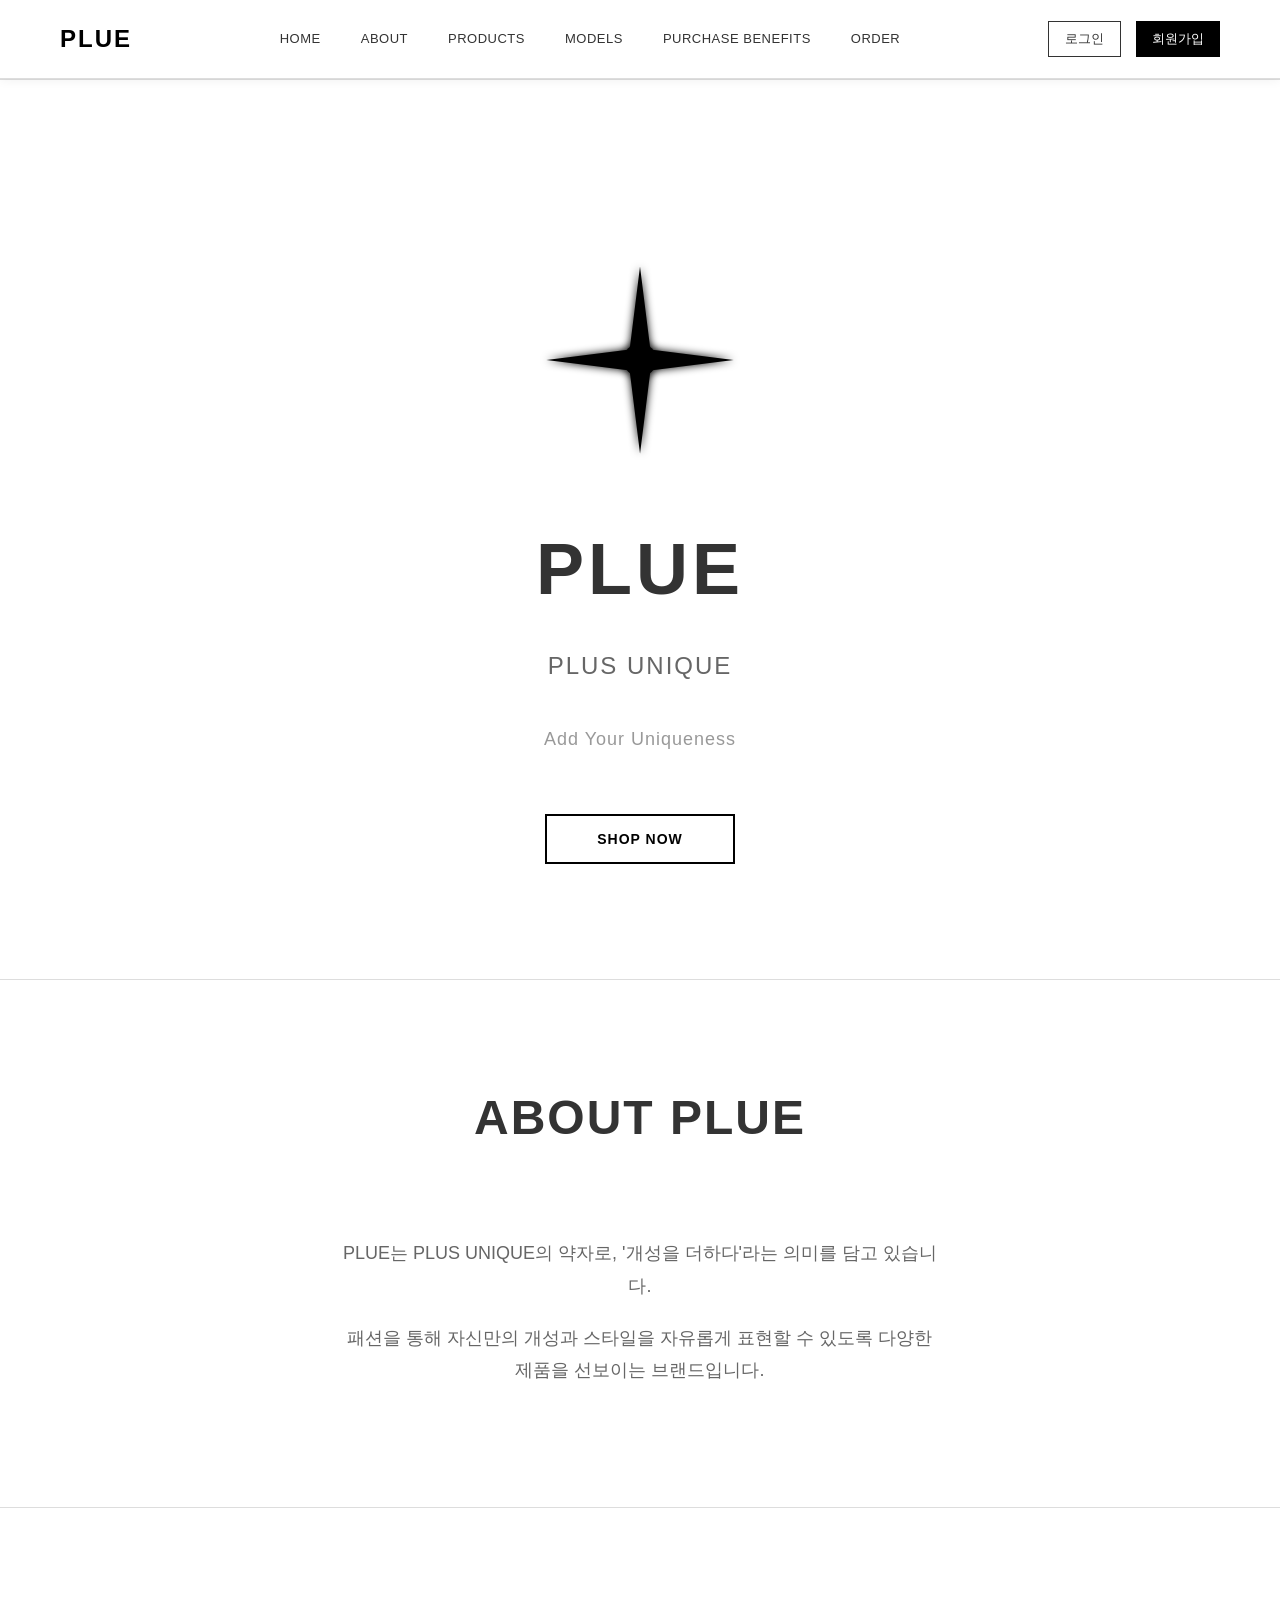
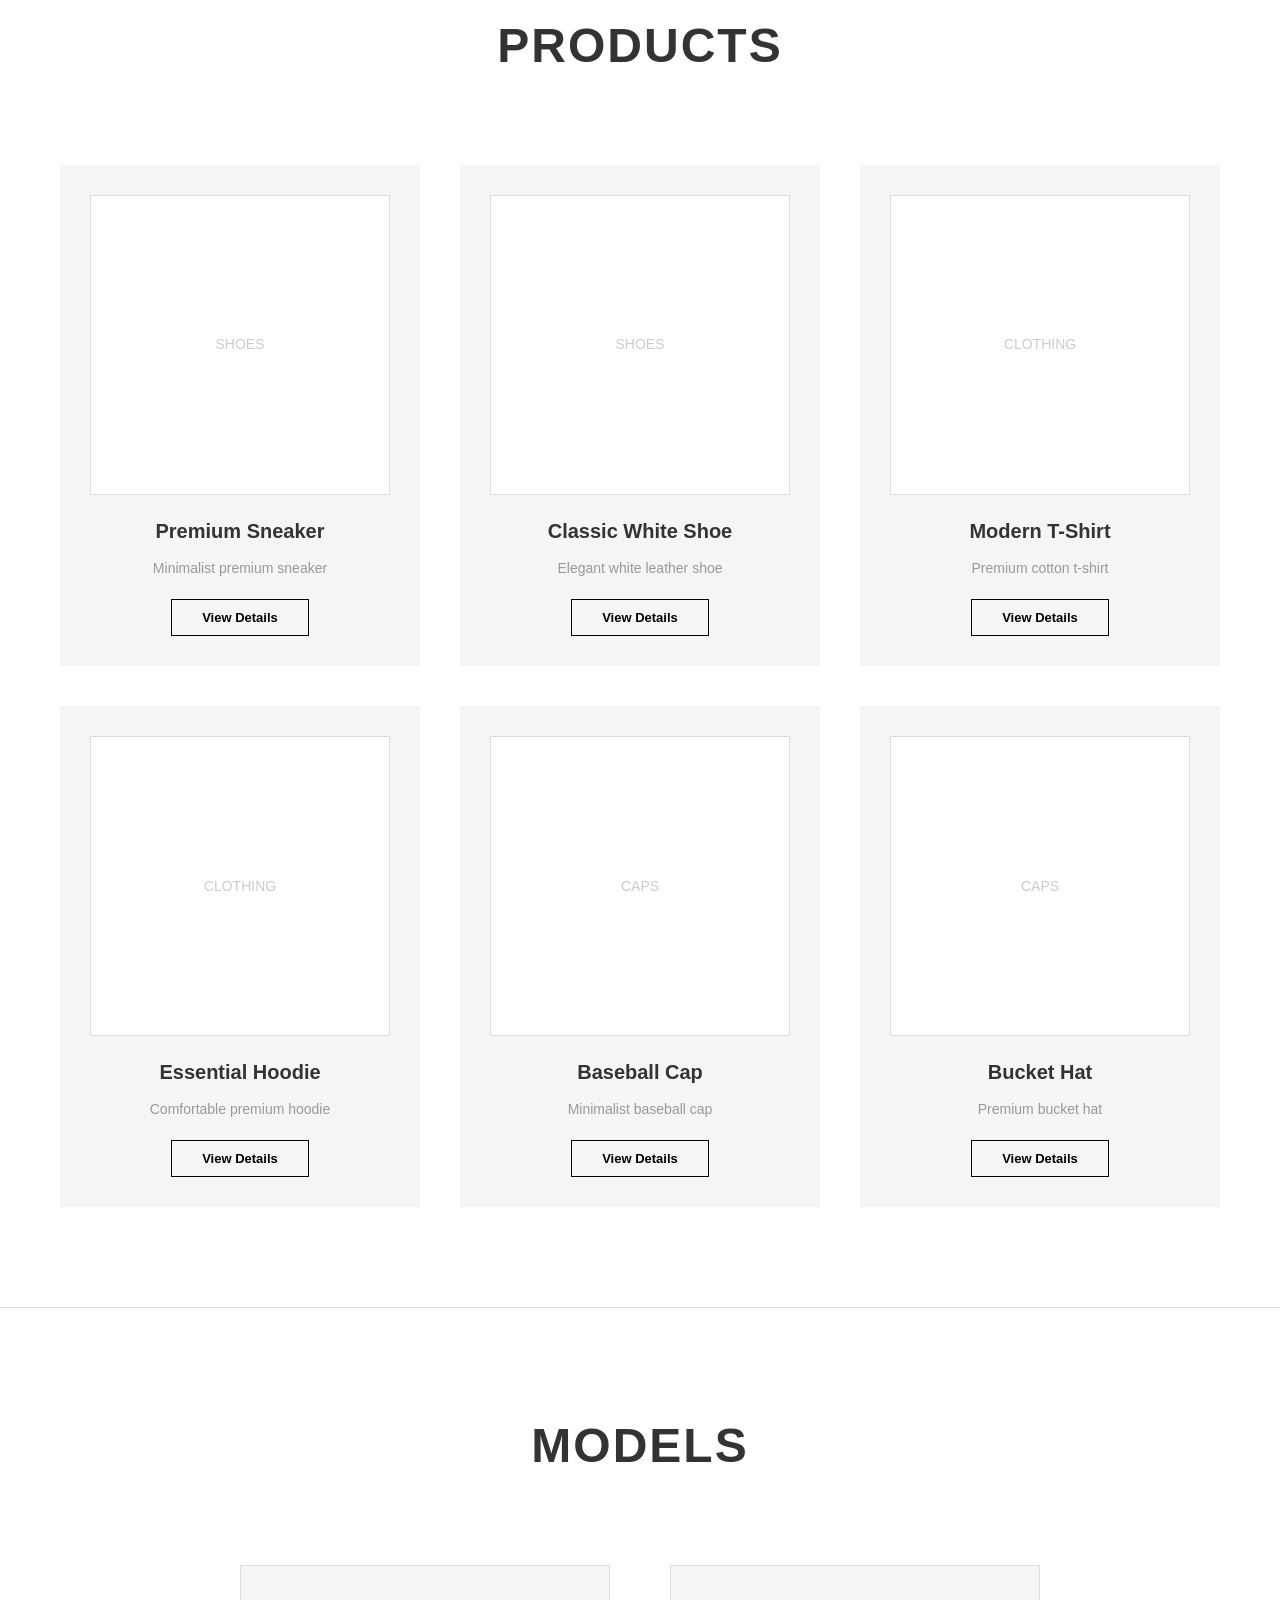
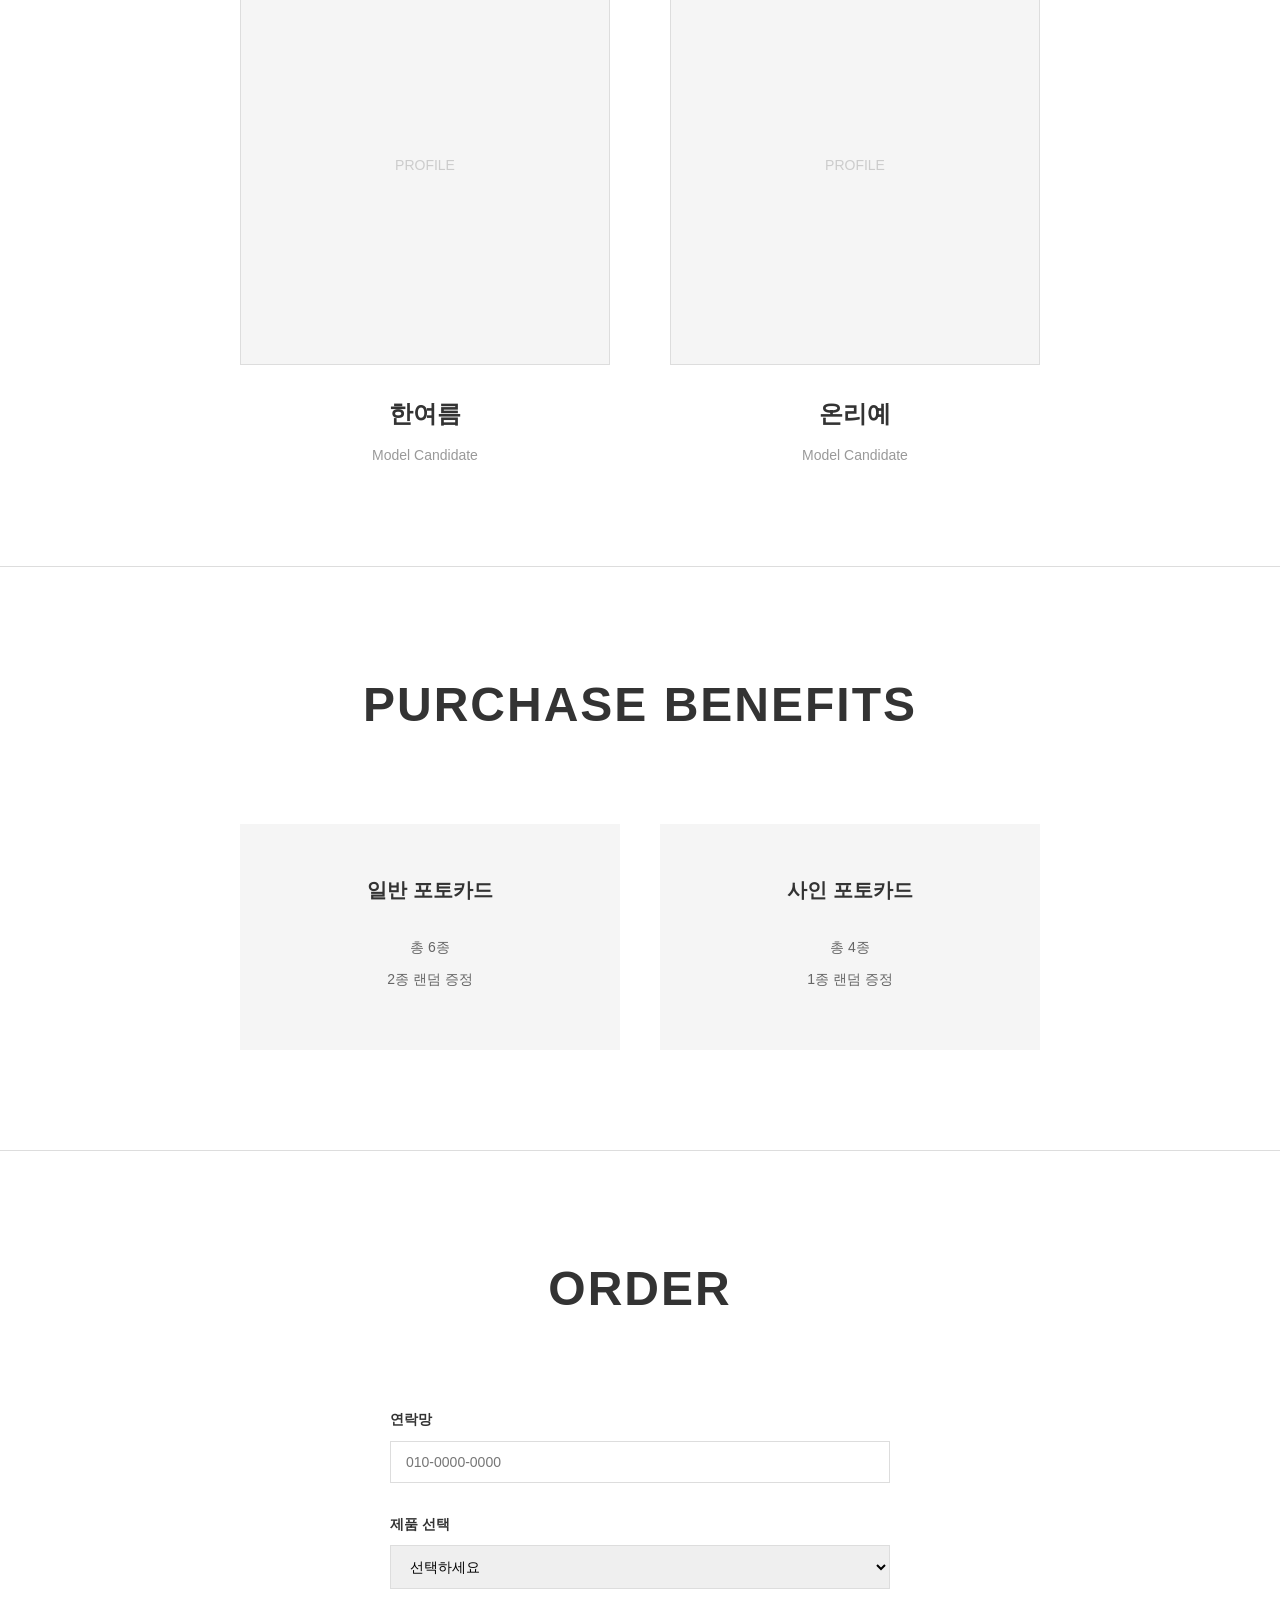
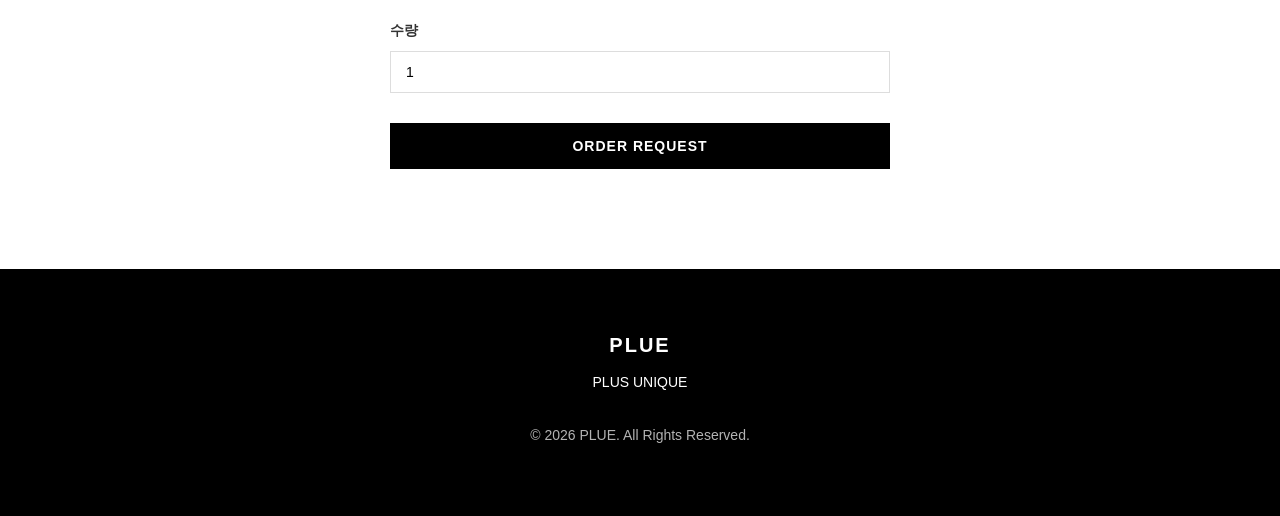
<file: index.html>
<!DOCTYPE html>
<html lang="ko">
<head>
    <meta charset="UTF-8">
    <meta name="viewport" content="width=device-width, initial-scale=1.0">
    <title>PLUE - PLUS UNIQUE</title>
    <link rel="stylesheet" href="css/style.css">
    <link rel="stylesheet" href="css/responsive.css">
</head>
<body>
    <!-- Header -->
    <header class="header">
        <div class="container">
            <div class="header-content">
                <div class="logo">PLUE</div>
                <nav class="nav-menu">
                    <a href="#home" class="nav-link">HOME</a>
                    <a href="#about" class="nav-link">ABOUT</a>
                    <a href="#products" class="nav-link">PRODUCTS</a>
                    <a href="#models" class="nav-link">MODELS</a>
                    <a href="#benefits" class="nav-link">PURCHASE BENEFITS</a>
                    <a href="#order" class="nav-link">ORDER</a>
                </nav>
                <div class="auth-buttons">
                    <button class="btn-login" id="loginBtn">로그인</button>
                    <button class="btn-signup" id="signupBtn">회원가입</button>
                </div>
            </div>
        </div>
    </header>

    <!-- Hero Section -->
    <section class="hero" id="home">
        <div class="hero-content">
            <svg class="hero-symbol" viewBox="0 0 100 100" xmlns="http://www.w3.org/2000/svg">
                <!-- 4-pointed star based on the image -->
                <defs>
                    <filter id="glow" x="-50%" y="-50%" width="200%" height="200%">
                        <feGaussianBlur stdDeviation="2" result="coloredBlur"/>
                        <feMerge>
                            <feMergeNode in="coloredBlur"/>
                            <feMergeNode in="SourceGraphic"/>
                        </feMerge>
                    </filter>
                </defs>
                <!-- Top point -->
                <path d="M 50 5 L 55 45 L 50 50 L 45 45 Z" fill="#000" filter="url(#glow)"/>
                <!-- Right point -->
                <path d="M 95 50 L 55 55 L 50 50 L 55 45 Z" fill="#000" filter="url(#glow)"/>
                <!-- Bottom point -->
                <path d="M 50 95 L 45 55 L 50 50 L 55 55 Z" fill="#000" filter="url(#glow)"/>
                <!-- Left point -->
                <path d="M 5 50 L 45 45 L 50 50 L 45 55 Z" fill="#000" filter="url(#glow)"/>
                <!-- Center circle -->
                <circle cx="50" cy="50" r="8" fill="#000" filter="url(#glow)"/>
            </svg>
            <h1 class="hero-title">PLUE</h1>
            <p class="hero-subtitle">PLUS UNIQUE</p>
            <p class="hero-tagline">Add Your Uniqueness</p>
            <button class="btn-shop" onclick="scrollToSection('#products')">SHOP NOW</button>
        </div>
    </section>

    <!-- About Section -->
    <section class="about" id="about">
        <div class="container">
            <h2 class="section-title">ABOUT PLUE</h2>
            <div class="about-content">
                <p>PLUE는 PLUS UNIQUE의 약자로, '개성을 더하다'라는 의미를 담고 있습니다.</p>
                <p>패션을 통해 자신만의 개성과 스타일을 자유롭게 표현할 수 있도록 다양한 제품을 선보이는 브랜드입니다.</p>
            </div>
        </div>
    </section>

    <!-- Products Section -->
    <section class="products" id="products">
        <div class="container">
            <h2 class="section-title">PRODUCTS</h2>
            <div class="products-grid" id="productsGrid">
                <!-- 동적으로 생성됨 -->
            </div>
        </div>
    </section>

    <!-- Models Section -->
    <section class="models" id="models">
        <div class="container">
            <h2 class="section-title">MODELS</h2>
            <div class="models-grid">
                <div class="model-card fade-in">
                    <div class="model-image">
                        <div class="placeholder">PROFILE</div>
                    </div>
                    <h3 class="model-name">한여름</h3>
                    <p class="model-title">Model Candidate</p>
                </div>
                <div class="model-card fade-in">
                    <div class="model-image">
                        <div class="placeholder">PROFILE</div>
                    </div>
                    <h3 class="model-name">온리예</h3>
                    <p class="model-title">Model Candidate</p>
                </div>
            </div>
        </div>
    </section>

    <!-- Benefits Section -->
    <section class="benefits" id="benefits">
        <div class="container">
            <h2 class="section-title">PURCHASE BENEFITS</h2>
            <div class="benefits-grid">
                <div class="benefit-card fade-in">
                    <h3>일반 포토카드</h3>
                    <p class="benefit-info">총 6종</p>
                    <p class="benefit-info">2종 랜덤 증정</p>
                </div>
                <div class="benefit-card fade-in">
                    <h3>사인 포토카드</h3>
                    <p class="benefit-info">총 4종</p>
                    <p class="benefit-info">1종 랜덤 증정</p>
                </div>
            </div>
        </div>
    </section>

    <!-- Order Section -->
    <section class="order" id="order">
        <div class="container">
            <h2 class="section-title">ORDER</h2>
            <form class="order-form" id="orderForm">
                <div class="form-group">
                    <label for="phone">연락망</label>
                    <input type="text" id="phone" placeholder="010-0000-0000" required>
                </div>
                <div class="form-group">
                    <label for="product">제품 선택</label>
                    <select id="product" required>
                        <option value="">선택하세요</option>
                    </select>
                </div>
                <div class="form-group">
                    <label for="quantity">수량</label>
                    <input type="number" id="quantity" min="1" value="1" required>
                </div>
                <button type="submit" class="btn-order">ORDER REQUEST</button>
            </form>
        </div>
    </section>

    <!-- Footer -->
    <footer class="footer">
        <div class="container">
            <div class="footer-content">
                <h3>PLUE</h3>
                <p>PLUS UNIQUE</p>
                <p class="copyright">© 2026 PLUE. All Rights Reserved.</p>
            </div>
        </div>
    </footer>

    <!-- Login Modal -->
    <div class="modal" id="loginModal">
        <div class="modal-content">
            <span class="close" onclick="closeModal('loginModal')">&times;</span>
            <h2>로그인</h2>
            <form id="loginForm">
                <div class="form-group">
                    <label for="loginName">이름</label>
                    <input type="text" id="loginName" required>
                </div>
                <div class="form-group">
                    <label for="loginPassword">비밀번호</label>
                    <input type="password" id="loginPassword" required>
                </div>
                <button type="submit" class="btn-submit">로그인</button>
            </form>
        </div>
    </div>

    <!-- Signup Modal -->
    <div class="modal" id="signupModal">
        <div class="modal-content">
            <span class="close" onclick="closeModal('signupModal')">&times;</span>
            <h2>회원가입</h2>
            <form id="signupForm">
                <div class="form-group">
                    <label for="signupName">이름</label>
                    <input type="text" id="signupName" required>
                </div>
                <div class="form-group">
                    <label for="communication">소통망</label>
                    <input type="text" id="communication" placeholder="SNS, Email 등" required>
                </div>
                <div class="form-group">
                    <label for="signupPassword">비밀번호</label>
                    <input type="password" id="signupPassword" required>
                </div>
                <button type="submit" class="btn-submit">회원가입</button>
            </form>
        </div>
    </div>

    <!-- User Menu -->
    <div class="user-menu" id="userMenu" style="display:none;">
        <a href="pages/mypage.html" class="user-menu-link">마이페이지</a>
        <button class="user-menu-link" onclick="logout()">로그아웃</button>
    </div>

    <script src="js/storage.js"></script>
    <script src="js/auth.js"></script>
    <script src="js/products.js"></script>
    <script src="js/main.js"></script>
</body>
</html>
</file>
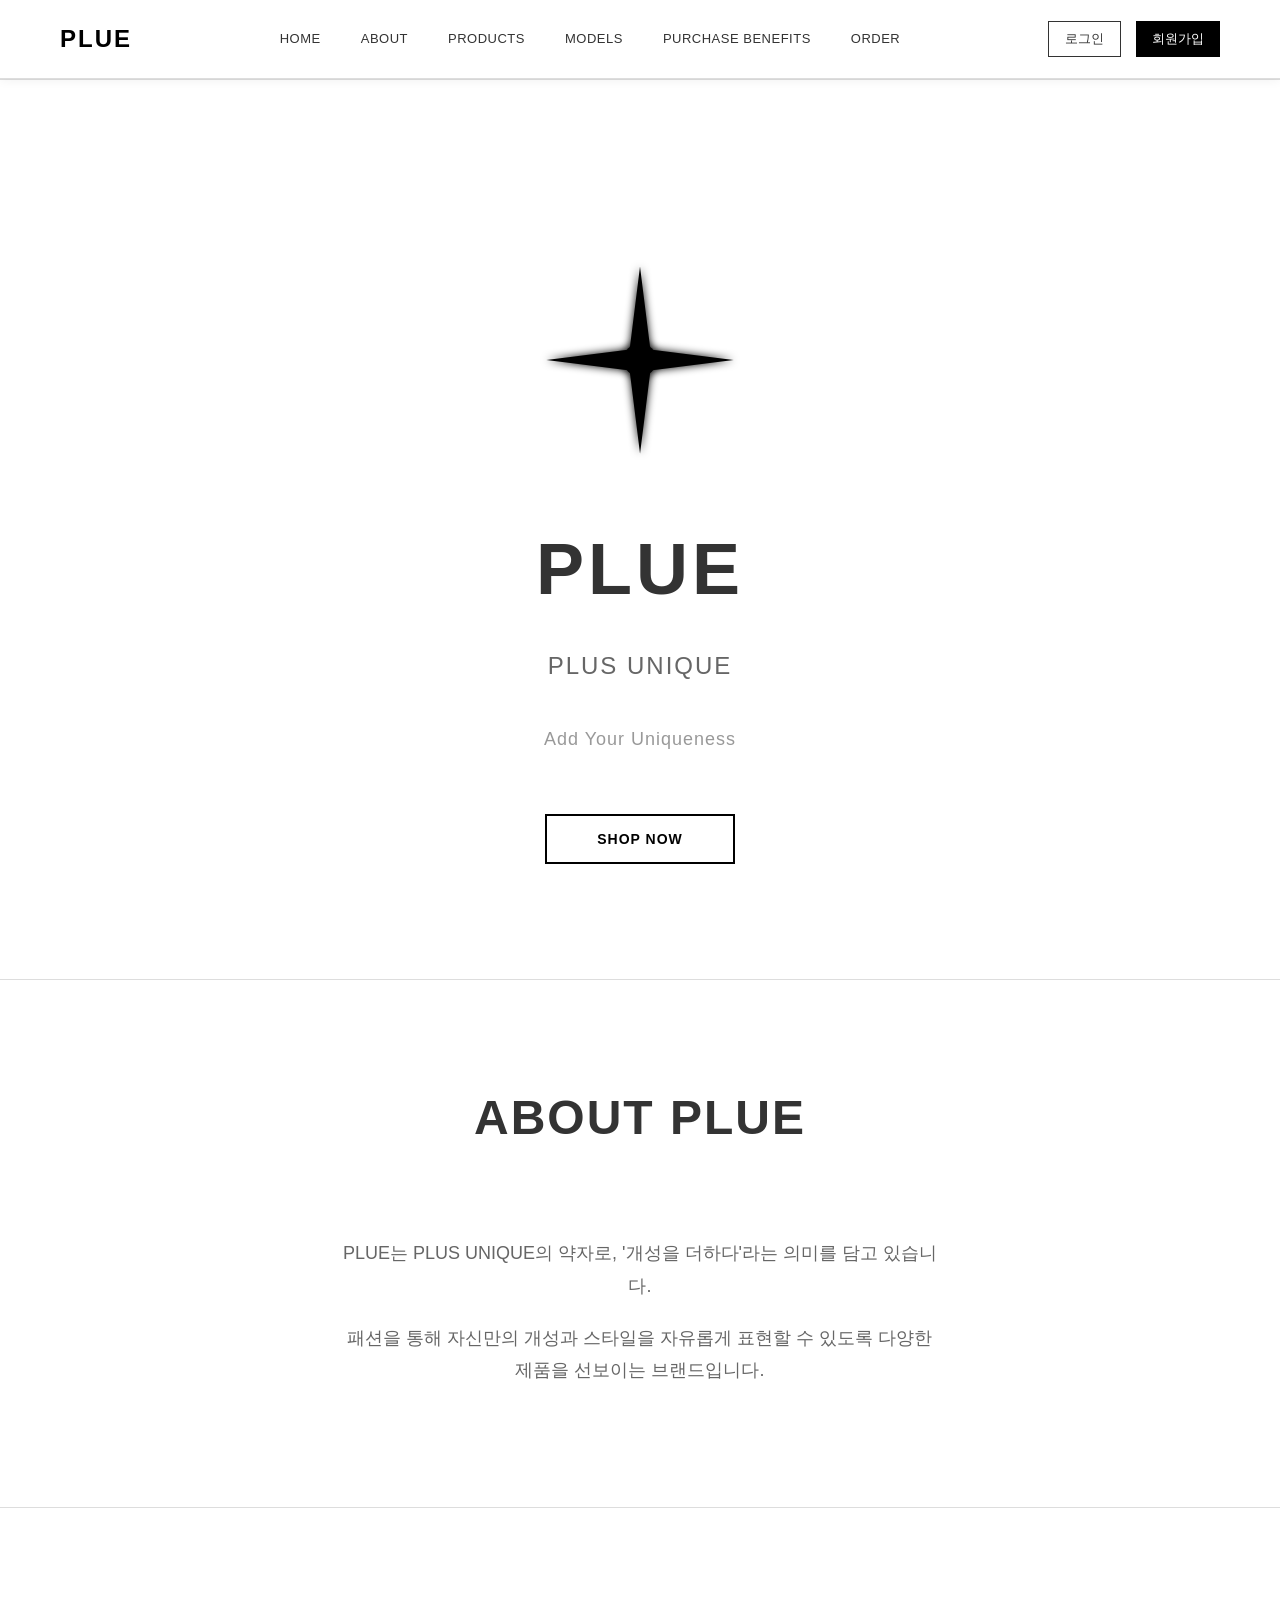
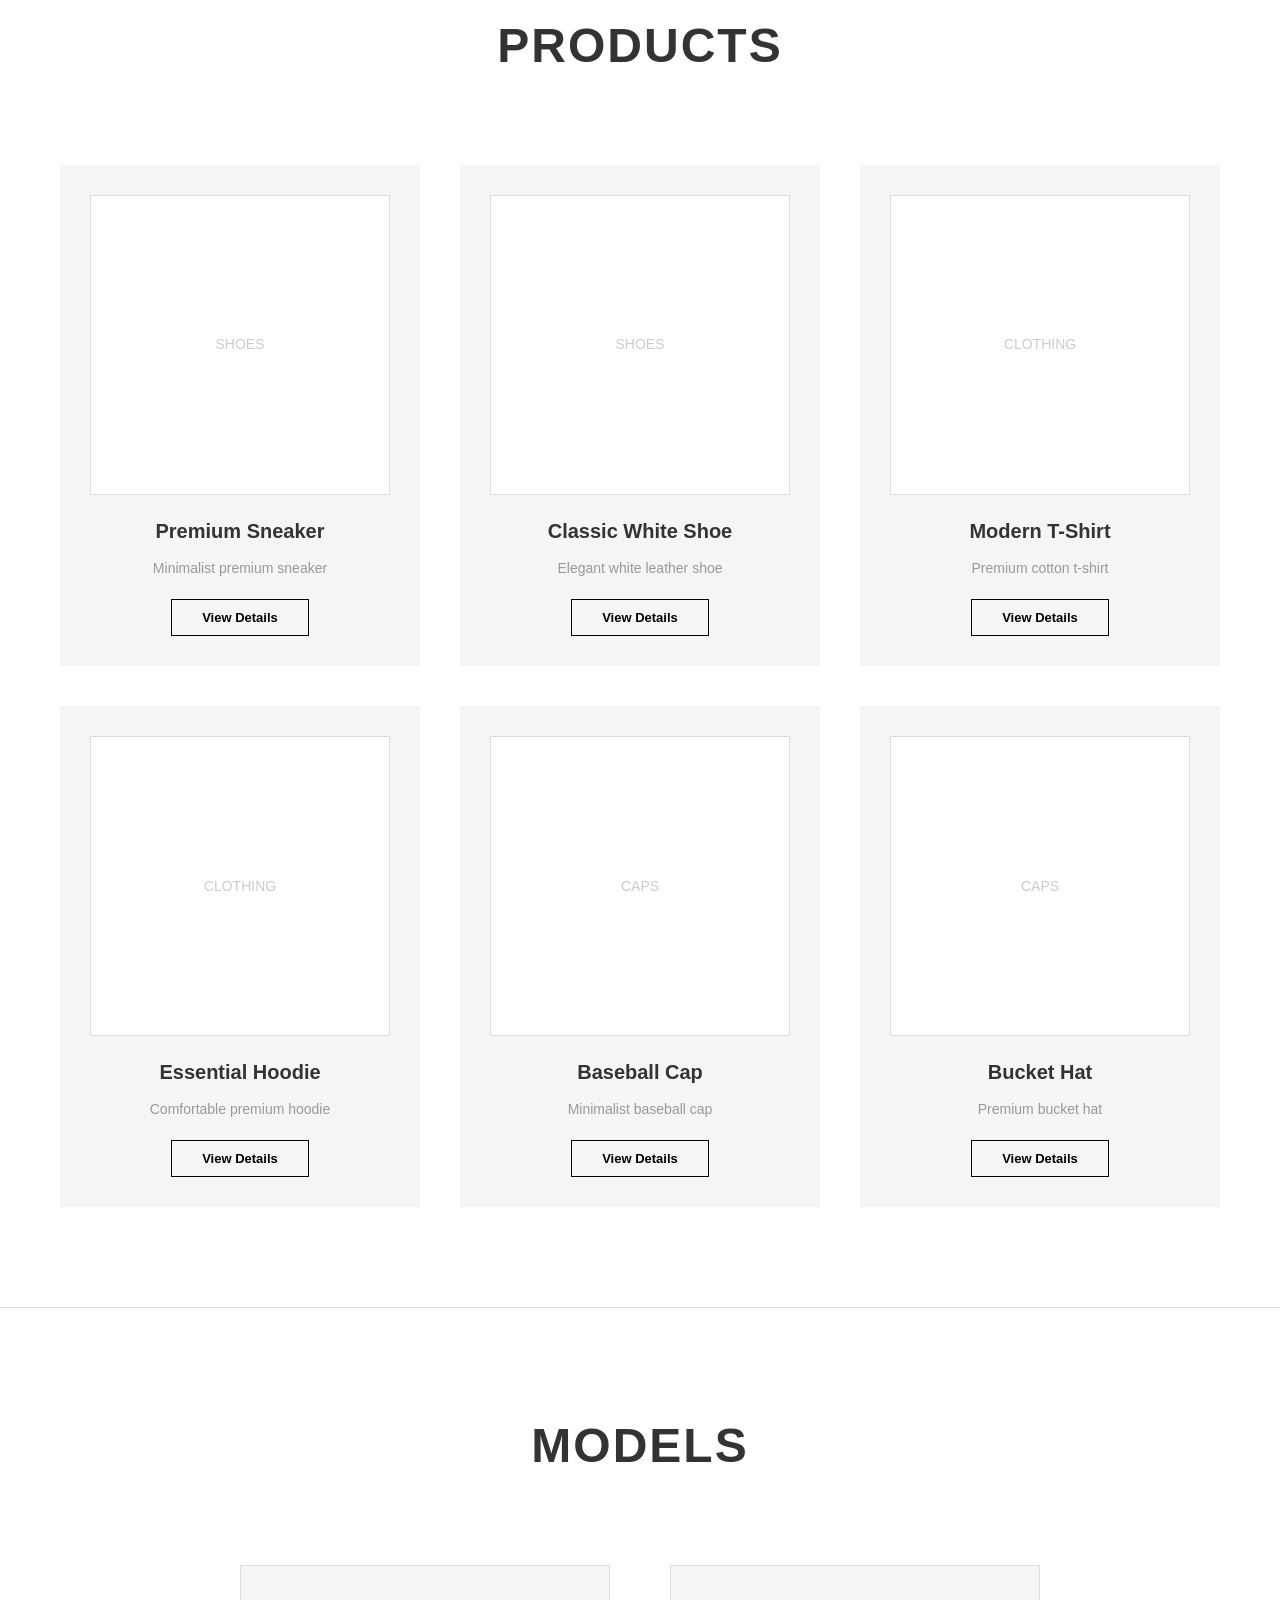
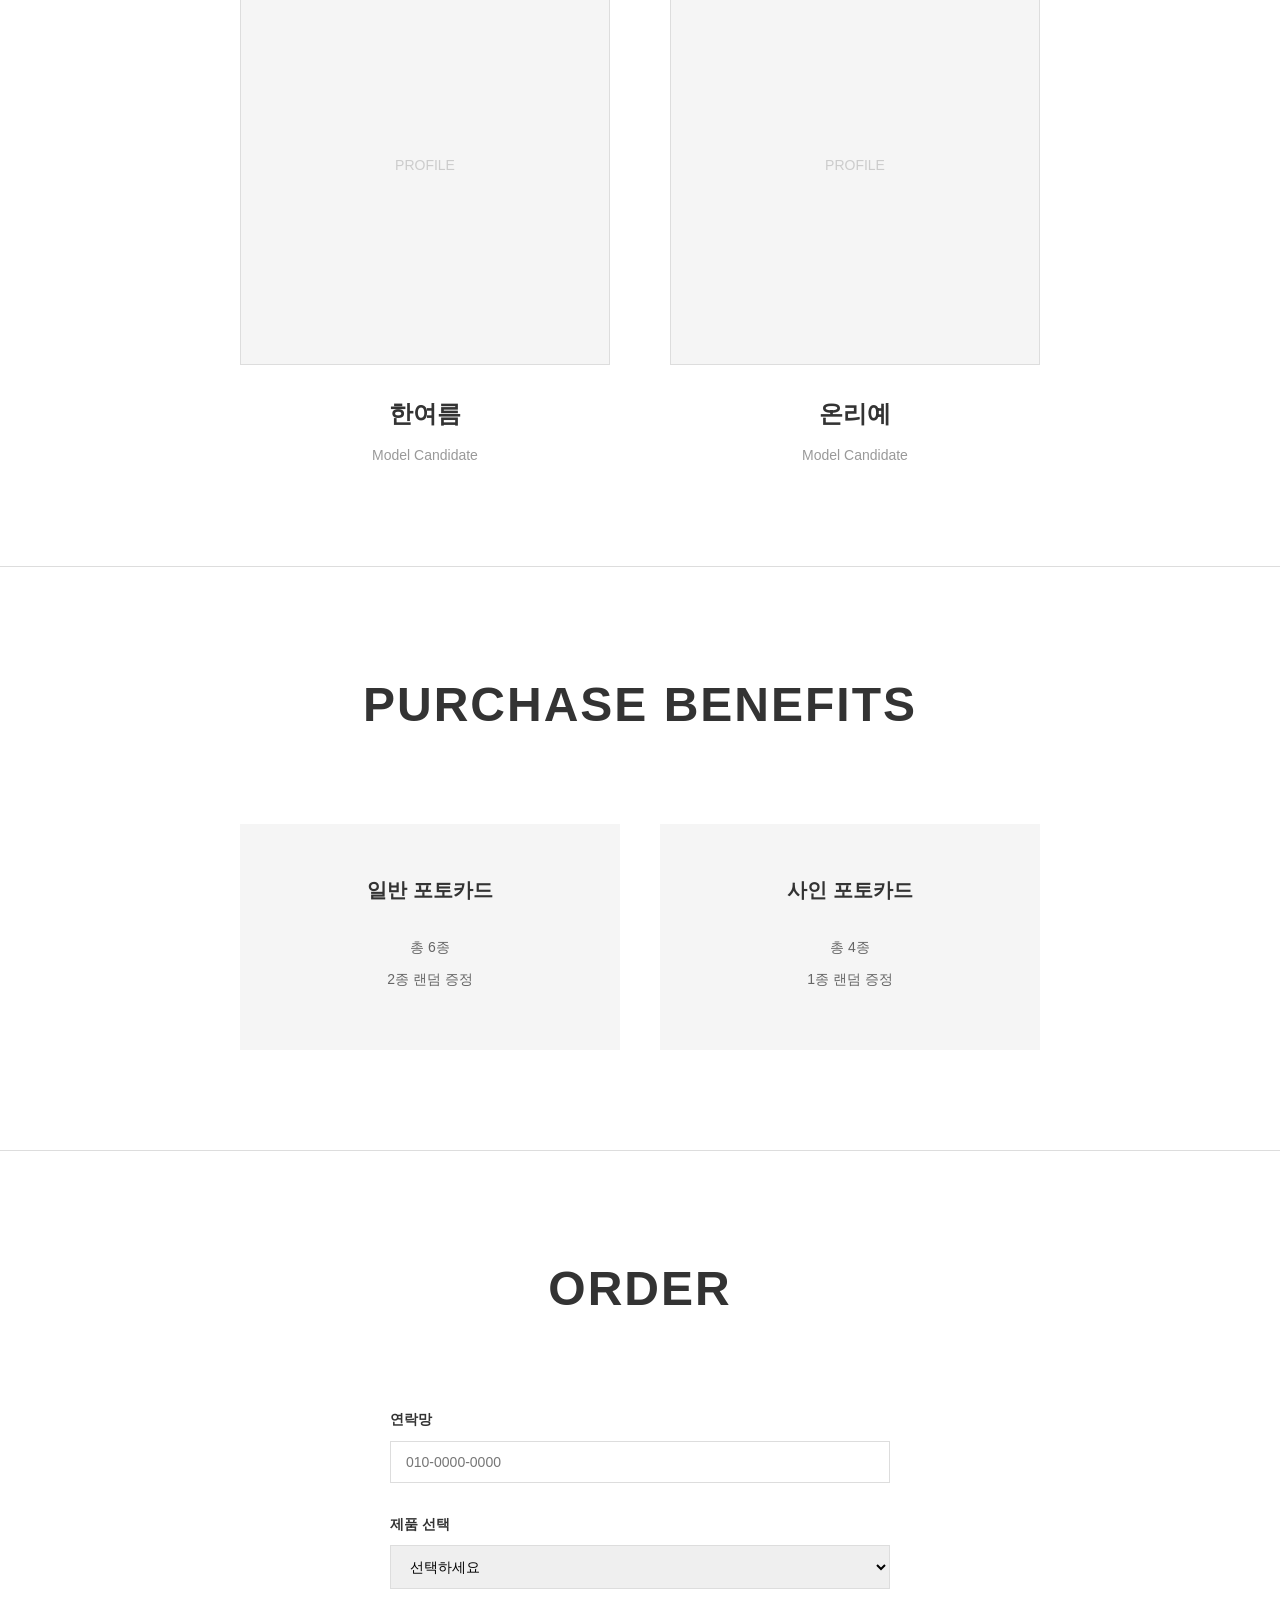
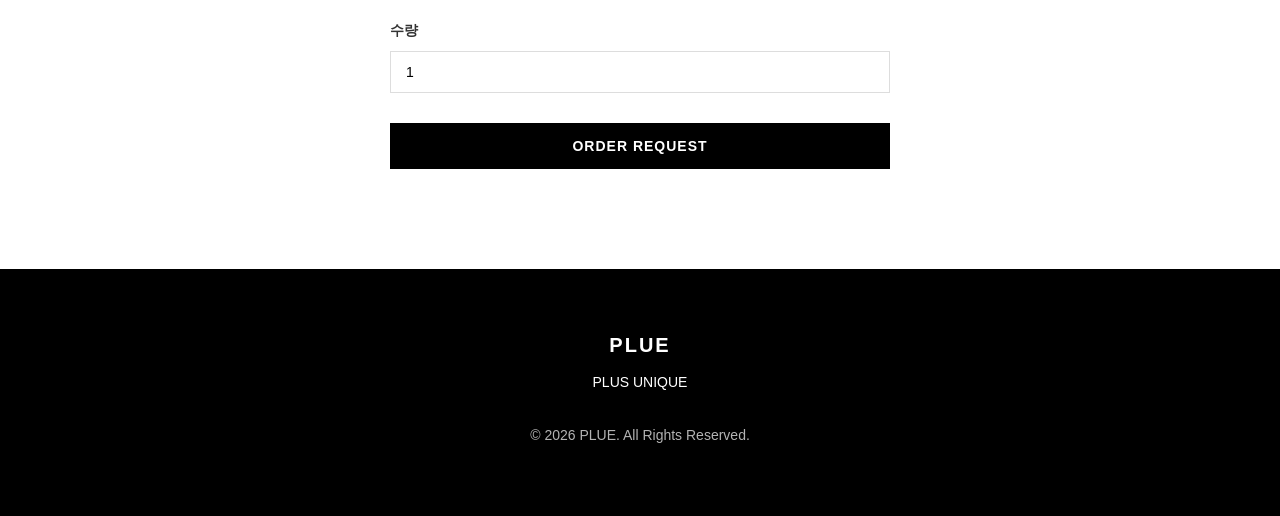
<file: pages/admin-intro.html>
<!DOCTYPE html>
<html lang="ko">
<head>
    <meta charset="UTF-8">
    <meta name="viewport" content="width=device-width, initial-scale=1.0">
    <title>Admin Access - PLUE</title>
    <link rel="stylesheet" href="../css/style.css">
    <link rel="stylesheet" href="../css/responsive.css">
    <style>
        .admin-intro-container {
            max-width: 900px;
            margin: 0 auto;
            padding: 0 20px;
            display: flex;
            flex-direction: column;
            gap: 60px;
            min-height: 100vh;
            padding-top: 80px;
            padding-bottom: 60px;
        }
        .admin-intro-section {
            background-color: #f5f5f5;
            padding: 50px 40px;
            text-align: center;
            transition: all 0.3s ease;
            cursor: pointer;
            border: 1px solid #ddd;
        }
        .admin-intro-section:hover {
            transform: translateY(-5px);
            box-shadow: 0 10px 30px rgba(0,0,0,0.1);
        }
        .admin-intro-section h2 {
            font-size: 32px;
            font-weight: 700;
            margin-bottom: 15px;
        }
        .admin-intro-section p {
            font-size: 16px;
            color: #666;
            margin-bottom: 25px;
        }
        .admin-intro-btn {
            padding: 12px 40px;
            background-color: #000;
            color: #fff;
            border: none;
            cursor: pointer;
            font-weight: 600;
            font-size: 14px;
            transition: all 0.3s ease;
        }
        .admin-intro-btn:hover {
            opacity: 0.8;
        }
        .admin-header {
            text-align: center;
            margin-bottom: 40px;
        }
        .admin-header h1 {
            font-size: 48px;
            margin-bottom: 10px;
        }
        .admin-header p {
            font-size: 16px;
            color: #999;
        }
    </style>
</head>
<body>
    <header class="header">
        <div class="container">
            <div class="header-content">
                <div class="logo">PLUE ADMIN</div>
                <div class="auth-buttons">
                    <button class="btn-login" onclick="adminLogout()">로그아웃</button>
                </div>
            </div>
        </div>
    </header>

    <div class="admin-intro-container">
        <div class="admin-header">
            <h1>관리자 패널</h1>
            <p>PLUE의 관리 시스템에 접근하세요</p>
        </div>

        <div class="admin-intro-section" onclick="goToPage('../index.html')">
            <h2>🌟 PLUE 사이트</h2>
            <p>PLUE 공식 브랜드 홈페이지로 이동합니다.</p>
            <button class="admin-intro-btn">사이트 방문하기</button>
        </div>

        <div class="admin-intro-section" onclick="goToPage('admin.html')">
            <h2>⚙️ 관리자 대시보드</h2>
            <p>회원, 주문, 제품, 모델을 관리할 수 있습니다.</p>
            <button class="admin-intro-btn">대시보드 진입하기</button>
        </div>
    </div>

    <footer class="footer">
        <div class="container">
            <div class="footer-content">
                <h3>PLUE</h3>
                <p>PLUS UNIQUE</p>
                <p class="copyright">© 2026 PLUE. All Rights Reserved.</p>
            </div>
        </div>
    </footer>

    <script src="../js/storage.js"></script>
    <script>
        document.addEventListener('DOMContentLoaded', () => {
            const currentUser = Storage.getCurrentUser();
            if (!currentUser?.isAdmin) {
                alert('관리자만 접근할 수 있습니다.');
                window.location.href = '../index.html';
                return;
            }
        });

        function goToPage(url) {
            window.location.href = url;
        }

        function adminLogout() {
            Storage.clearCurrentUser();
            window.location.href = '../index.html';
        }
    </script>
</body>
</html>
</file>
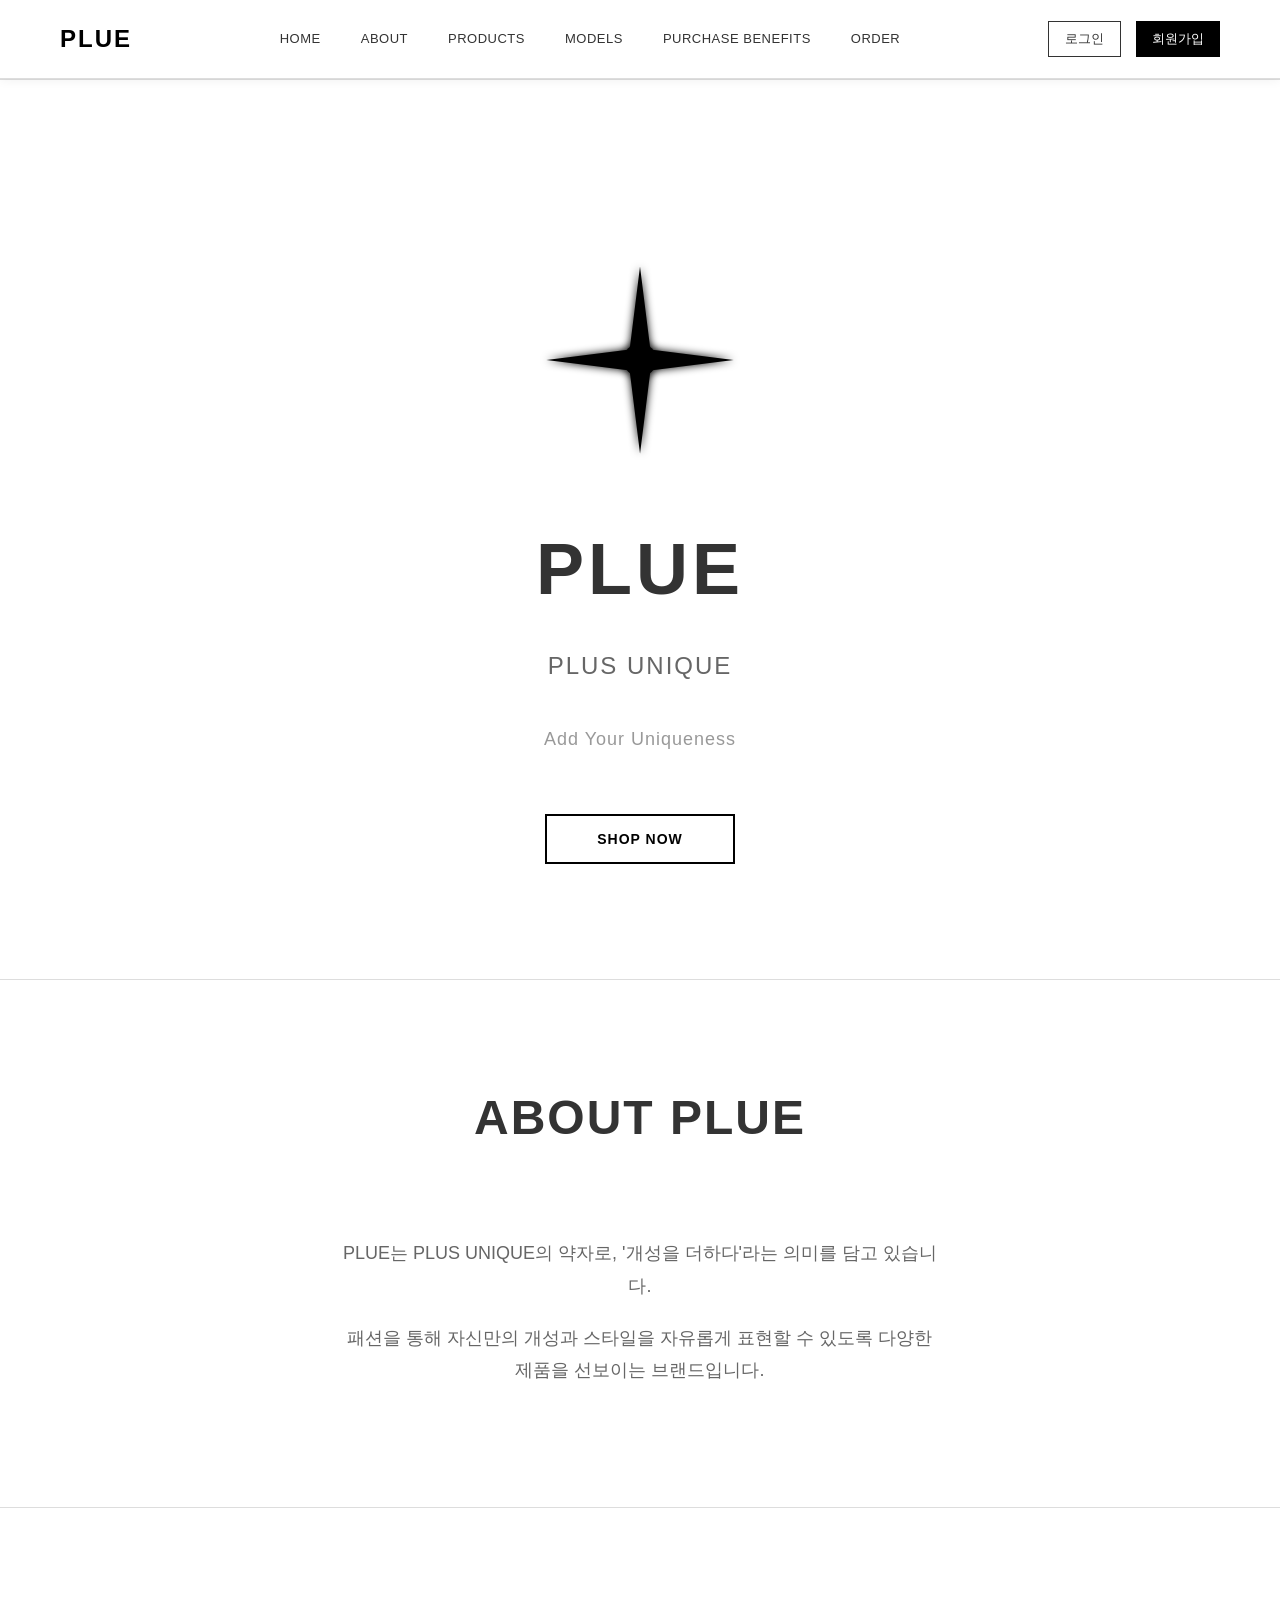
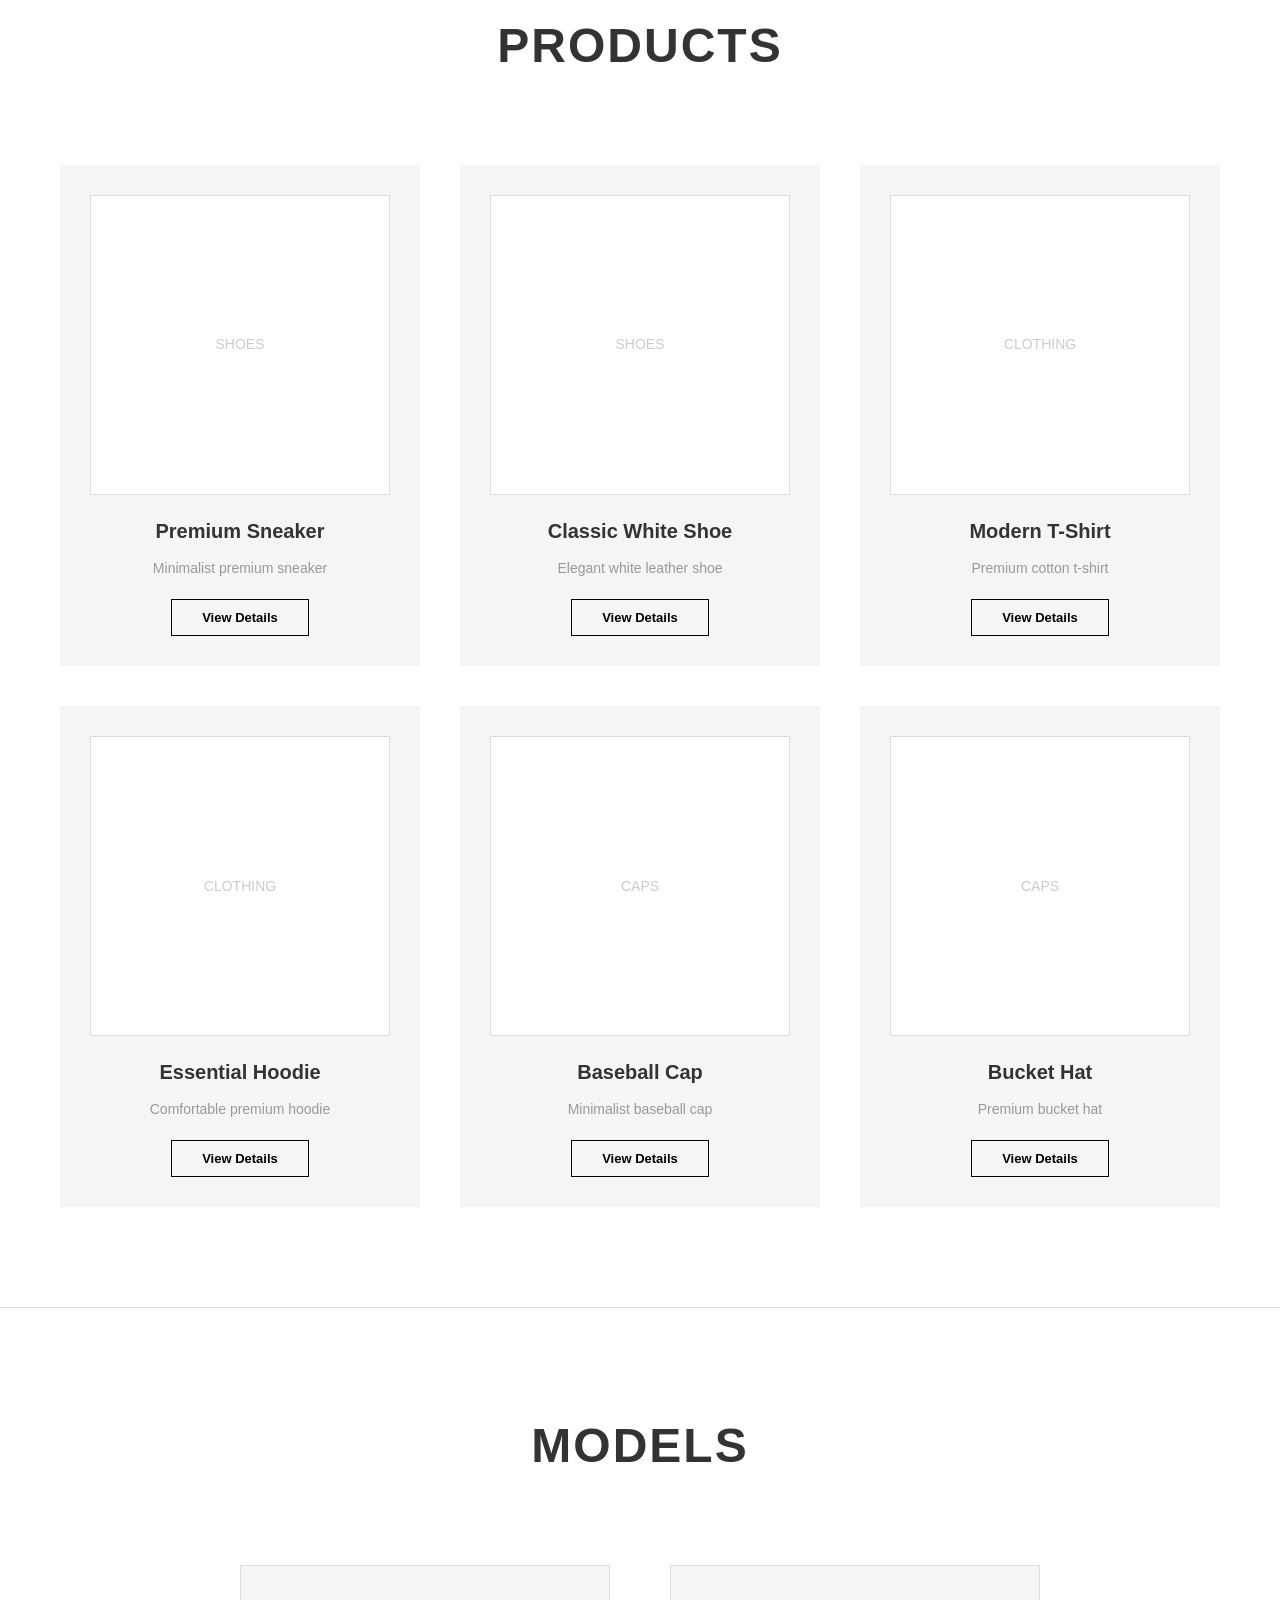
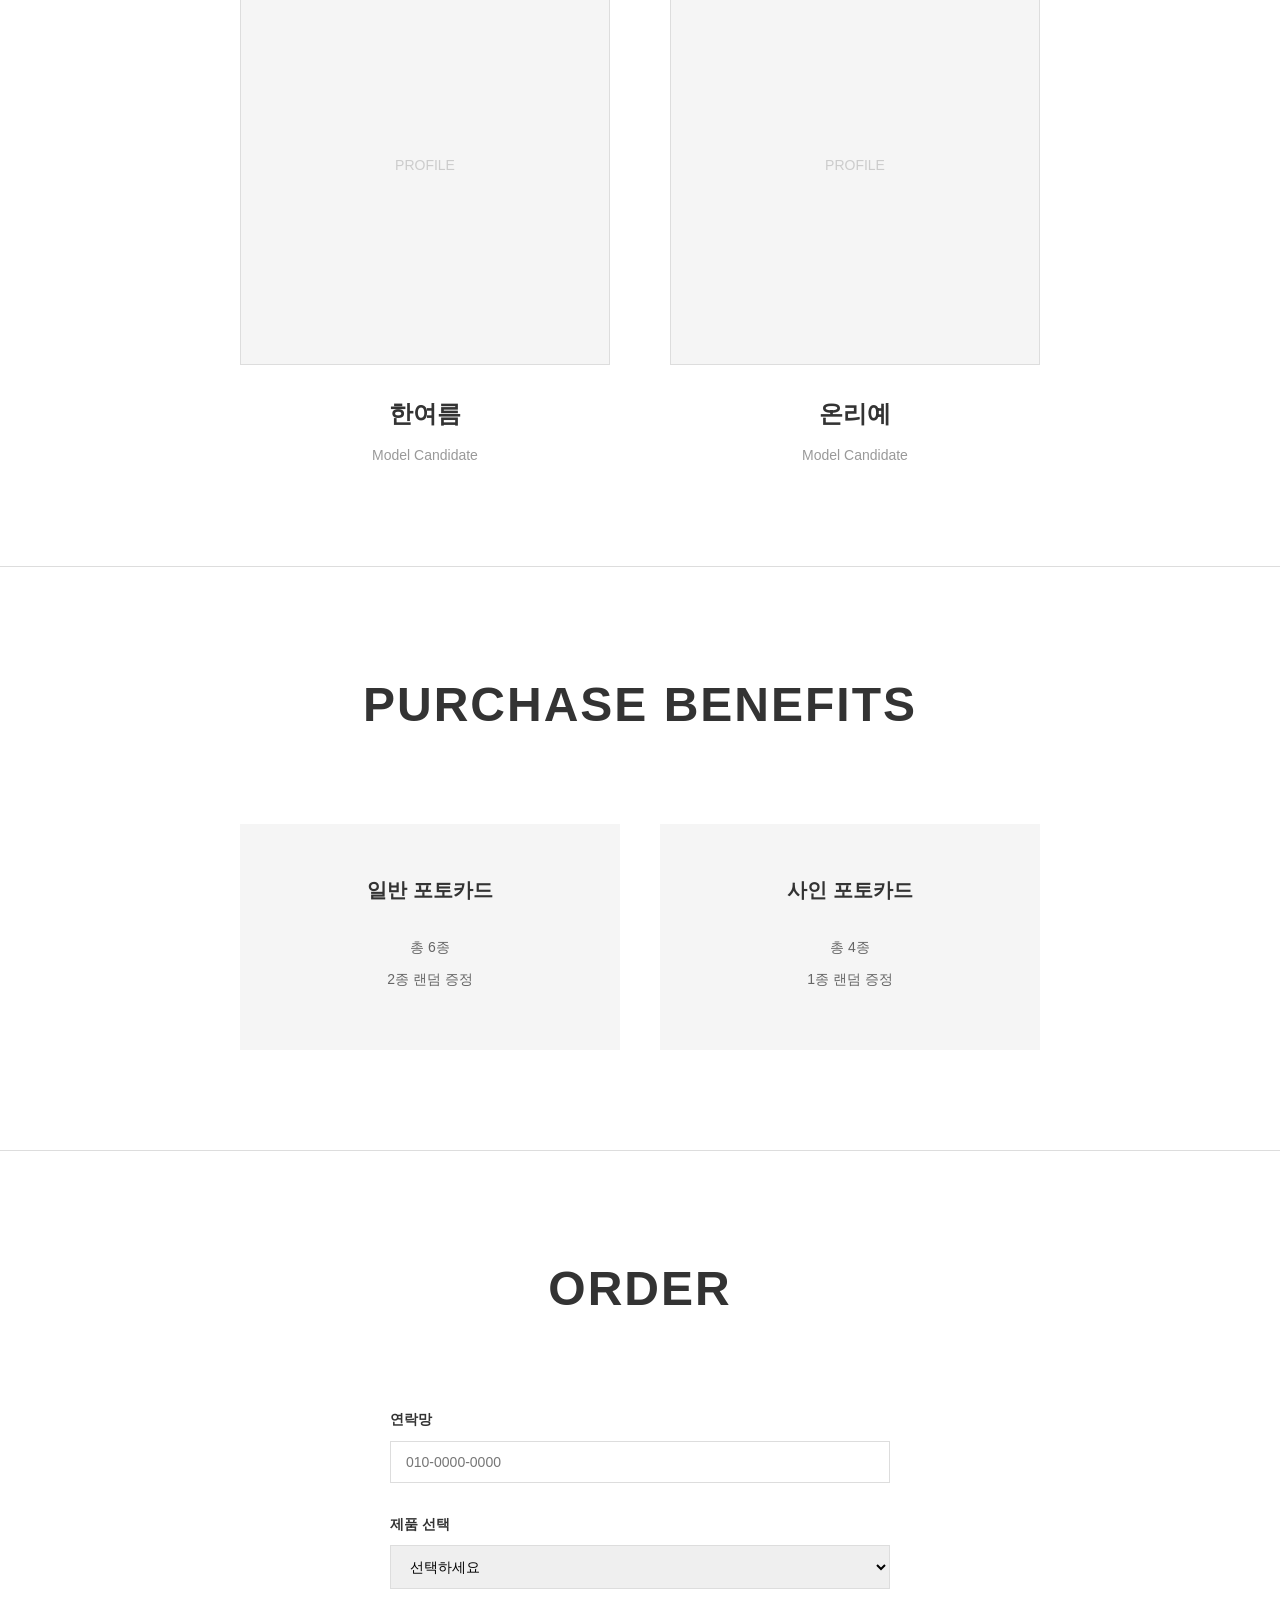
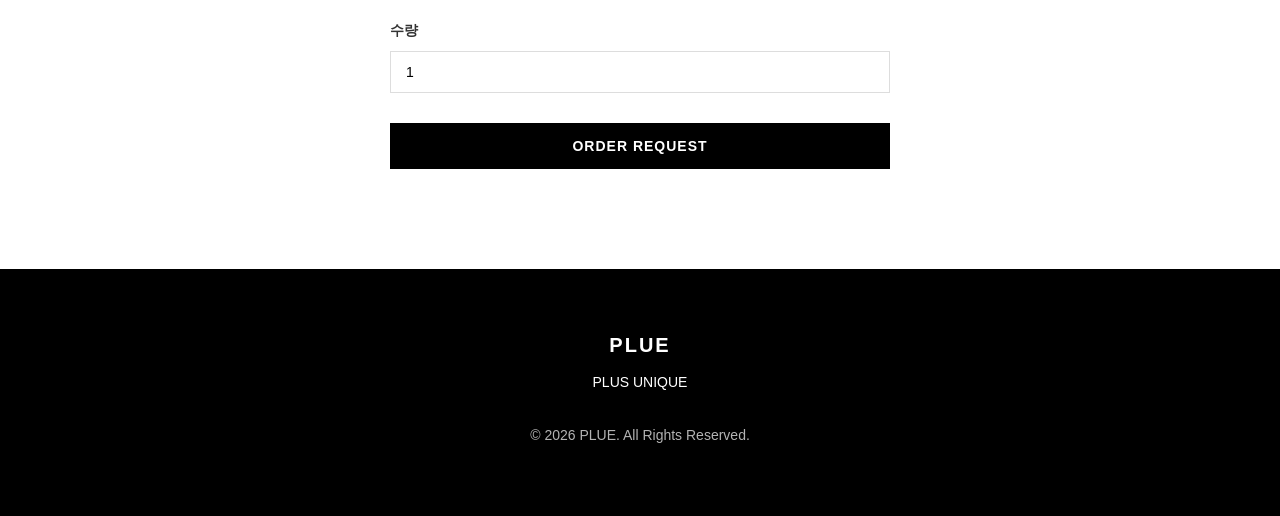
<file: pages/admin.html>
<!DOCTYPE html>
<html lang="ko">
<head>
    <meta charset="UTF-8">
    <meta name="viewport" content="width=device-width, initial-scale=1.0">
    <title>Admin Dashboard - PLUE</title>
    <link rel="stylesheet" href="../css/style.css">
    <link rel="stylesheet" href="../css/responsive.css">
    <style>
        .admin-container {
            max-width: 1200px;
            margin: 120px auto 60px;
            padding: 0 20px;
        }
        .admin-nav {
            display: flex;
            gap: 10px;
            margin-bottom: 40px;
            border-bottom: 2px solid #000;
        }
        .admin-nav-btn {
            padding: 15px 20px;
            border: none;
            background-color: transparent;
            cursor: pointer;
            font-weight: 600;
            font-size: 14px;
            border-bottom: 3px solid transparent;
            transition: all 0.3s ease;
        }
        .admin-nav-btn.active {
            border-bottom-color: #000;
        }
        .admin-section {
            display: none;
        }
        .admin-section.active {
            display: block;
        }
        .admin-table {
            width: 100%;
            border-collapse: collapse;
            margin-bottom: 40px;
        }
        .admin-table th,
        .admin-table td {
            padding: 15px;
            border-bottom: 1px solid #ddd;
            text-align: left;
        }
        .admin-table th {
            background-color: #f5f5f5;
            font-weight: 600;
        }
        .admin-form {
            background-color: #f5f5f5;
            padding: 30px;
            margin-bottom: 40px;
        }
        .btn-delete {
            padding: 6px 12px;
            background-color: #ff4444;
            color: #fff;
            border: none;
            cursor: pointer;
            font-size: 12px;
        }
        .btn-delete:hover {
            background-color: #cc0000;
        }
        .btn-add {
            padding: 10px 30px;
            background-color: #000;
            color: #fff;
            border: none;
            cursor: pointer;
            font-weight: 600;
            margin-bottom: 20px;
        }
        .btn-add:hover {
            opacity: 0.8;
        }
    </style>
</head>
<body>
    <header class="header">
        <div class="container">
            <div class="header-content">
                <div class="logo">PLUE ADMIN</div>
                <div class="auth-buttons">
                    <button class="btn-login" onclick="adminLogout()">로그아웃</button>
                </div>
            </div>
        </div>
    </header>

    <div class="admin-container">
        <h1 style="font-size: 36px; margin-bottom: 40px;">관리자 대시보드</h1>

        <div class="admin-nav">
            <button class="admin-nav-btn active" onclick="switchAdmin('users')">회원 관리</button>
            <button class="admin-nav-btn" onclick="switchAdmin('orders')">주문 관리</button>
            <button class="admin-nav-btn" onclick="switchAdmin('products')">제품 관리</button>
            <button class="admin-nav-btn" onclick="switchAdmin('models')">모델 관리</button>
        </div>

        <!-- 회원 관리 -->
        <div class="admin-section active" id="usersSection">
            <h2 style="font-size: 24px; margin-bottom: 30px;">회원 목록</h2>
            <table class="admin-table">
                <thead>
                    <tr>
                        <th>이름</th>
                        <th>소통망</th>
                        <th>가입일</th>
                        <th>작업</th>
                    </tr>
                </thead>
                <tbody id="usersBody">
                </tbody>
            </table>
        </div>

        <!-- 주문 관리 -->
        <div class="admin-section" id="ordersSection">
            <h2 style="font-size: 24px; margin-bottom: 30px;">주문 내역</h2>
            <table class="admin-table">
                <thead>
                    <tr>
                        <th>주문자</th>
                        <th>제품</th>
                        <th>수량</th>
                        <th>금액</th>
                        <th>날짜</th>
                        <th>작업</th>
                    </tr>
                </thead>
                <tbody id="ordersBody">
                </tbody>
            </table>
        </div>

        <!-- 제품 관리 -->
        <div class="admin-section" id="productsSection">
            <h2 style="font-size: 24px; margin-bottom: 30px;">제품 관리</h2>
            <button class="btn-add" onclick="showProductForm()">+ 제품 추가</button>

            <form class="admin-form" id="productForm" style="display: none;">
                <h3 style="margin-bottom: 20px;">제품 정보</h3>
                <div class="form-group">
                    <label>제품명</label>
                    <input type="text" id="productName" required>
                </div>
                <div class="form-group">
                    <label>카테고리</label>
                    <select id="productCategory" required>
                        <option value="">선택하세요</option>
                        <option value="Shoes">Shoes</option>
                        <option value="Clothing">Clothing</option>
                        <option value="Caps">Caps</option>
                    </select>
                </div>
                <div class="form-group">
                    <label>설명</label>
                    <input type="text" id="productDescription" required>
                </div>
                <div class="form-group">
                    <label>가격</label>
                    <input type="number" id="productPrice" required>
                </div>
                <button type="submit" class="btn-add">저장</button>
                <button type="button" class="btn-add" onclick="document.getElementById('productForm').style.display='none'" style="background-color: #666;">취소</button>
            </form>

            <table class="admin-table">
                <thead>
                    <tr>
                        <th>제품명</th>
                        <th>카테고리</th>
                        <th>설명</th>
                        <th>가격</th>
                        <th>작업</th>
                    </tr>
                </thead>
                <tbody id="productsBody">
                </tbody>
            </table>
        </div>

        <!-- 모델 관리 -->
        <div class="admin-section" id="modelsSection">
            <h2 style="font-size: 24px; margin-bottom: 30px;">모델 관리</h2>
            <button class="btn-add" onclick="showModelForm()">+ 모델 추가</button>

            <form class="admin-form" id="modelForm" style="display: none;">
                <h3 style="margin-bottom: 20px;">모델 정보</h3>
                <div class="form-group">
                    <label>모델명</label>
                    <input type="text" id="modelName" required>
                </div>
                <div class="form-group">
                    <label>타이틀</label>
                    <input type="text" id="modelTitle" value="Model Candidate" required>
                </div>
                <button type="submit" class="btn-add">저장</button>
                <button type="button" class="btn-add" onclick="document.getElementById('modelForm').style.display='none'" style="background-color: #666;">취소</button>
            </form>

            <table class="admin-table">
                <thead>
                    <tr>
                        <th>모델명</th>
                        <th>타이틀</th>
                        <th>작업</th>
                    </tr>
                </thead>
                <tbody id="modelsBody">
                </tbody>
            </table>
        </div>
    </div>

    <footer class="footer">
        <div class="container">
            <div class="footer-content">
                <h3>PLUE</h3>
                <p>PLUS UNIQUE</p>
                <p class="copyright">© 2026 PLUE. All Rights Reserved.</p>
            </div>
        </div>
    </footer>

    <script src="../js/storage.js"></script>
    <script>
        document.addEventListener('DOMContentLoaded', () => {
            const currentUser = Storage.getCurrentUser();
            if (!currentUser?.isAdmin) {
                alert('관리자만 접근할 수 있습니다.');
                window.location.href = '../index.html';
                return;
            }

            renderAllAdmin();

            // Form submit handlers
            document.getElementById('productForm').addEventListener('submit', (e) => {
                e.preventDefault();
                const products = Storage.getProducts();
                products.push({
                    id: Math.max(...products.map(p => p.id), 0) + 1,
                    name: document.getElementById('productName').value,
                    category: document.getElementById('productCategory').value,
                    description: document.getElementById('productDescription').value,
                    price: parseInt(document.getElementById('productPrice').value)
                });
                Storage.saveProducts(products);
                document.getElementById('productForm').style.display = 'none';
                document.getElementById('productForm').reset();
                renderAdmin('products');
            });

            document.getElementById('modelForm').addEventListener('submit', (e) => {
                e.preventDefault();
                const models = Storage.getModels();
                models.push({
                    id: Math.max(...models.map(m => m.id), 0) + 1,
                    name: document.getElementById('modelName').value,
                    title: document.getElementById('modelTitle').value
                });
                Storage.saveModels(models);
                document.getElementById('modelForm').style.display = 'none';
                document.getElementById('modelForm').reset();
                renderAdmin('models');
            });
        });

        function switchAdmin(tab) {
            document.querySelectorAll('.admin-section').forEach(s => s.classList.remove('active'));
            document.querySelectorAll('.admin-nav-btn').forEach(b => b.classList.remove('active'));
            document.getElementById(tab + 'Section').classList.add('active');
            event.target.classList.add('active');
            renderAdmin(tab);
        }

        function renderAllAdmin() {
            renderAdmin('users');
            renderAdmin('orders');
            renderAdmin('products');
            renderAdmin('models');
        }

        function renderAdmin(type) {
            if (type === 'users') {
                const users = Storage.getUsers();
                const body = document.getElementById('usersBody');
                body.innerHTML = users.map(user => `
                    <tr>
                        <td>${user.name}</td>
                        <td>${user.communication}</td>
                        <td>${new Date(user.createdAt).toLocaleDateString('ko-KR')}</td>
                        <td><button class="btn-delete" onclick="deleteUser('${user.name}')">삭제</button></td>
                    </tr>
                `).join('');
            } else if (type === 'orders') {
                const orders = Storage.getOrders();
                const body = document.getElementById('ordersBody');
                body.innerHTML = orders.map(order => `
                    <tr>
                        <td>${order.userName}</td>
                        <td>${order.product}</td>
                        <td>${order.quantity}</td>
                        <td>₩${order.totalPrice.toLocaleString()}</td>
                        <td>${new Date(order.createdAt).toLocaleDateString('ko-KR')}</td>
                        <td><button class="btn-delete" onclick="deleteOrder(${order.id})">삭제</button></td>
                    </tr>
                `).join('');
            } else if (type === 'products') {
                const products = Storage.getProducts();
                const body = document.getElementById('productsBody');
                body.innerHTML = products.map(product => `
                    <tr>
                        <td>${product.name}</td>
                        <td>${product.category}</td>
                        <td>${product.description}</td>
                        <td>₩${product.price.toLocaleString()}</td>
                        <td><button class="btn-delete" onclick="deleteProduct(${product.id})">삭제</button></td>
                    </tr>
                `).join('');
            } else if (type === 'models') {
                const models = Storage.getModels();
                const body = document.getElementById('modelsBody');
                body.innerHTML = models.map(model => `
                    <tr>
                        <td>${model.name}</td>
                        <td>${model.title}</td>
                        <td><button class="btn-delete" onclick="deleteModel(${model.id})">삭제</button></td>
                    </tr>
                `).join('');
            }
        }

        function deleteUser(name) {
            if (confirm('정말 삭제하시겠습니까?')) {
                const users = Storage.getUsers();
                Storage.saveUsers(users.filter(u => u.name !== name));
                renderAdmin('users');
            }
        }

        function deleteOrder(id) {
            if (confirm('정말 삭제하시겠습니까?')) {
                const orders = Storage.getOrders();
                Storage.saveOrders(orders.filter(o => o.id !== id));
                renderAdmin('orders');
            }
        }

        function deleteProduct(id) {
            if (confirm('정말 삭제하시겠습니까?')) {
                const products = Storage.getProducts();
                Storage.saveProducts(products.filter(p => p.id !== id));
                renderAdmin('products');
            }
        }

        function deleteModel(id) {
            if (confirm('정말 삭제하시겠습니까?')) {
                const models = Storage.getModels();
                Storage.saveModels(models.filter(m => m.id !== id));
                renderAdmin('models');
            }
        }

        function showProductForm() {
            document.getElementById('productForm').style.display = 'block';
        }

        function showModelForm() {
            document.getElementById('modelForm').style.display = 'block';
        }

        function adminLogout() {
            Storage.clearCurrentUser();
            window.location.href = '../index.html';
        }
    </script>
</body>
</html>
</file>
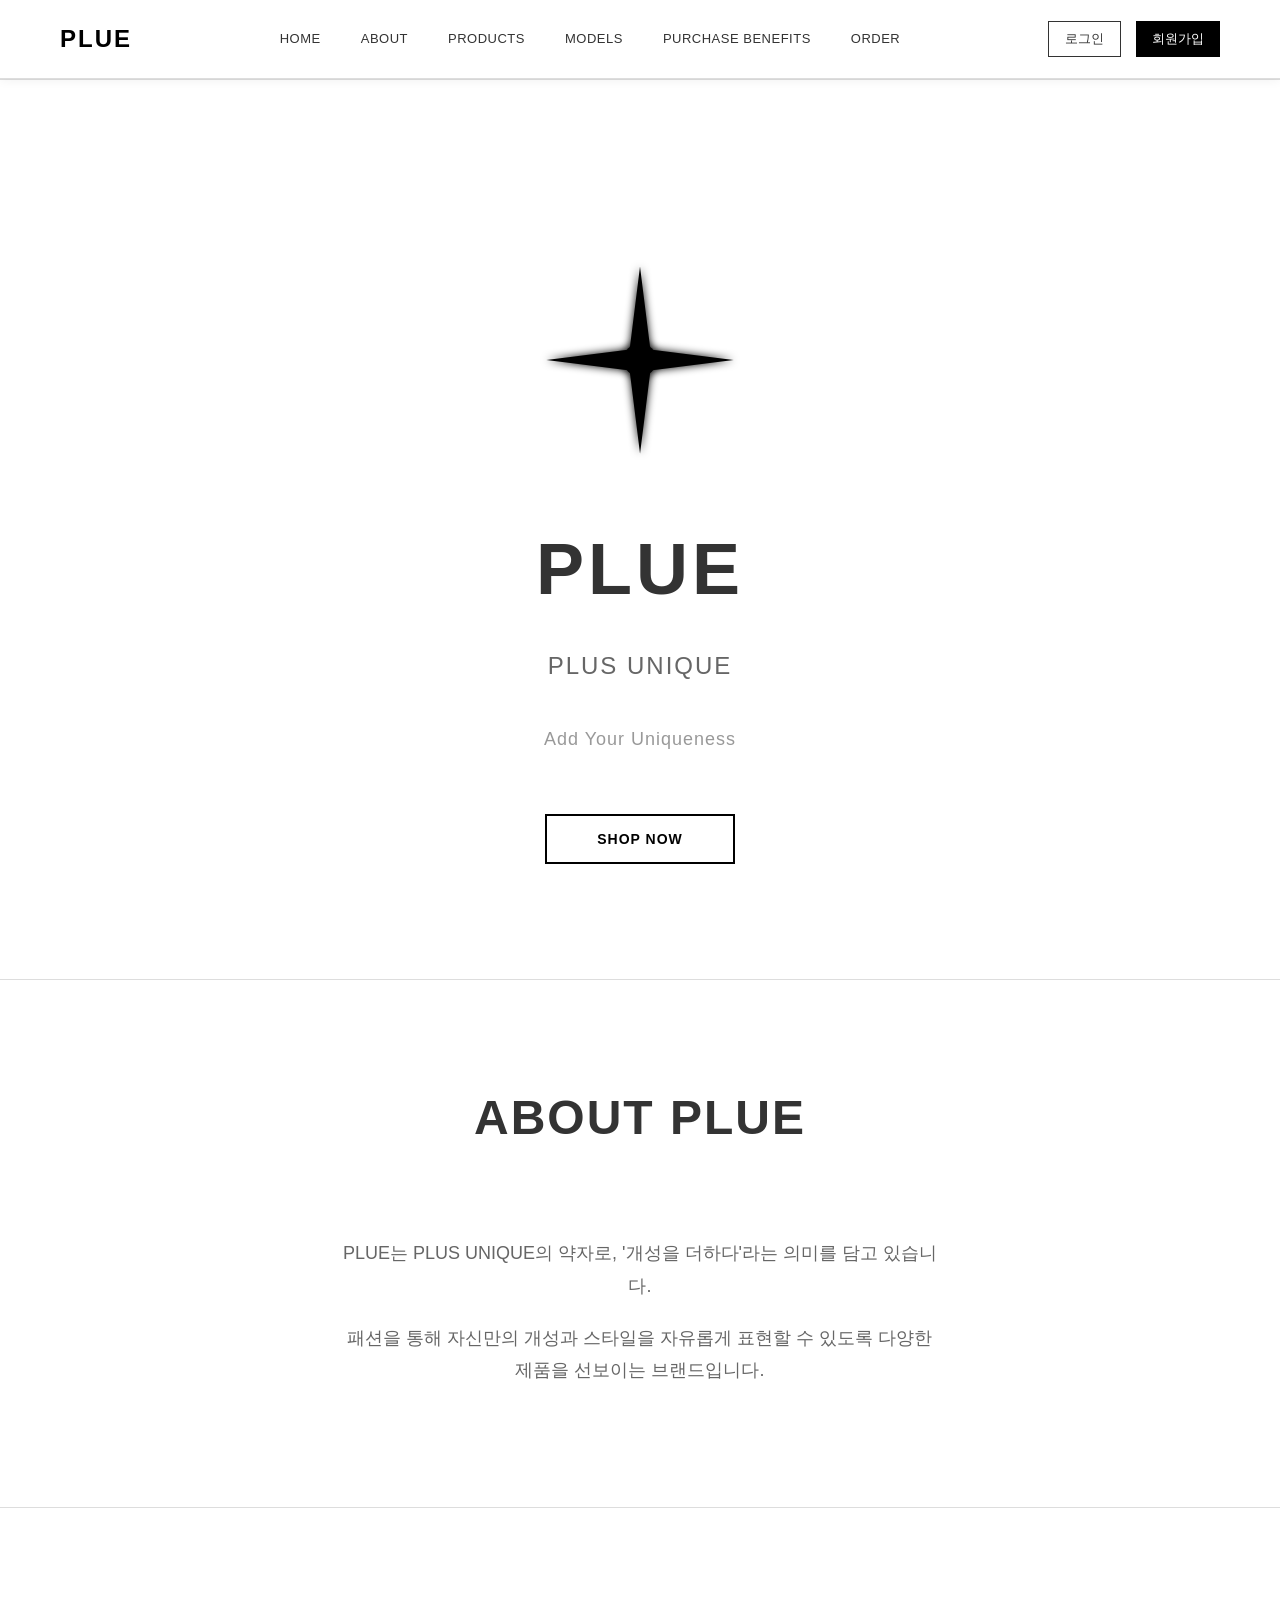
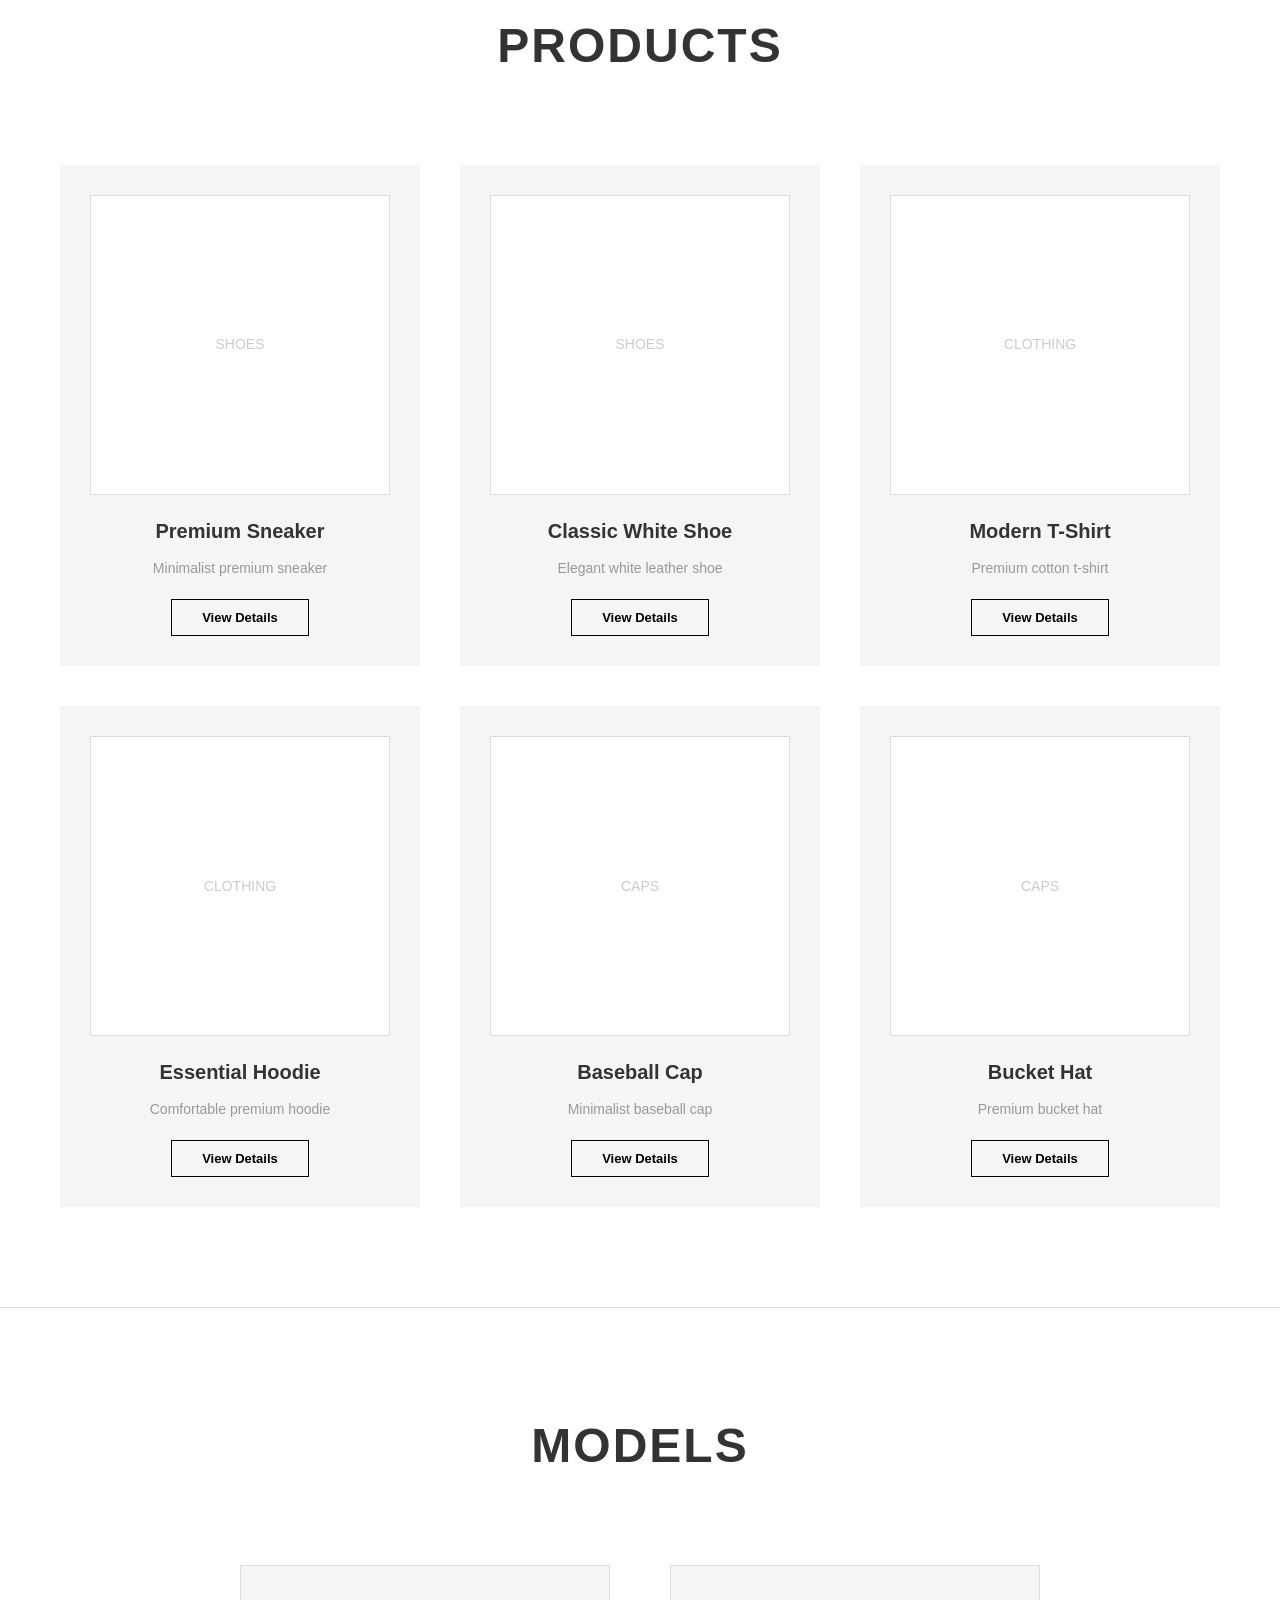
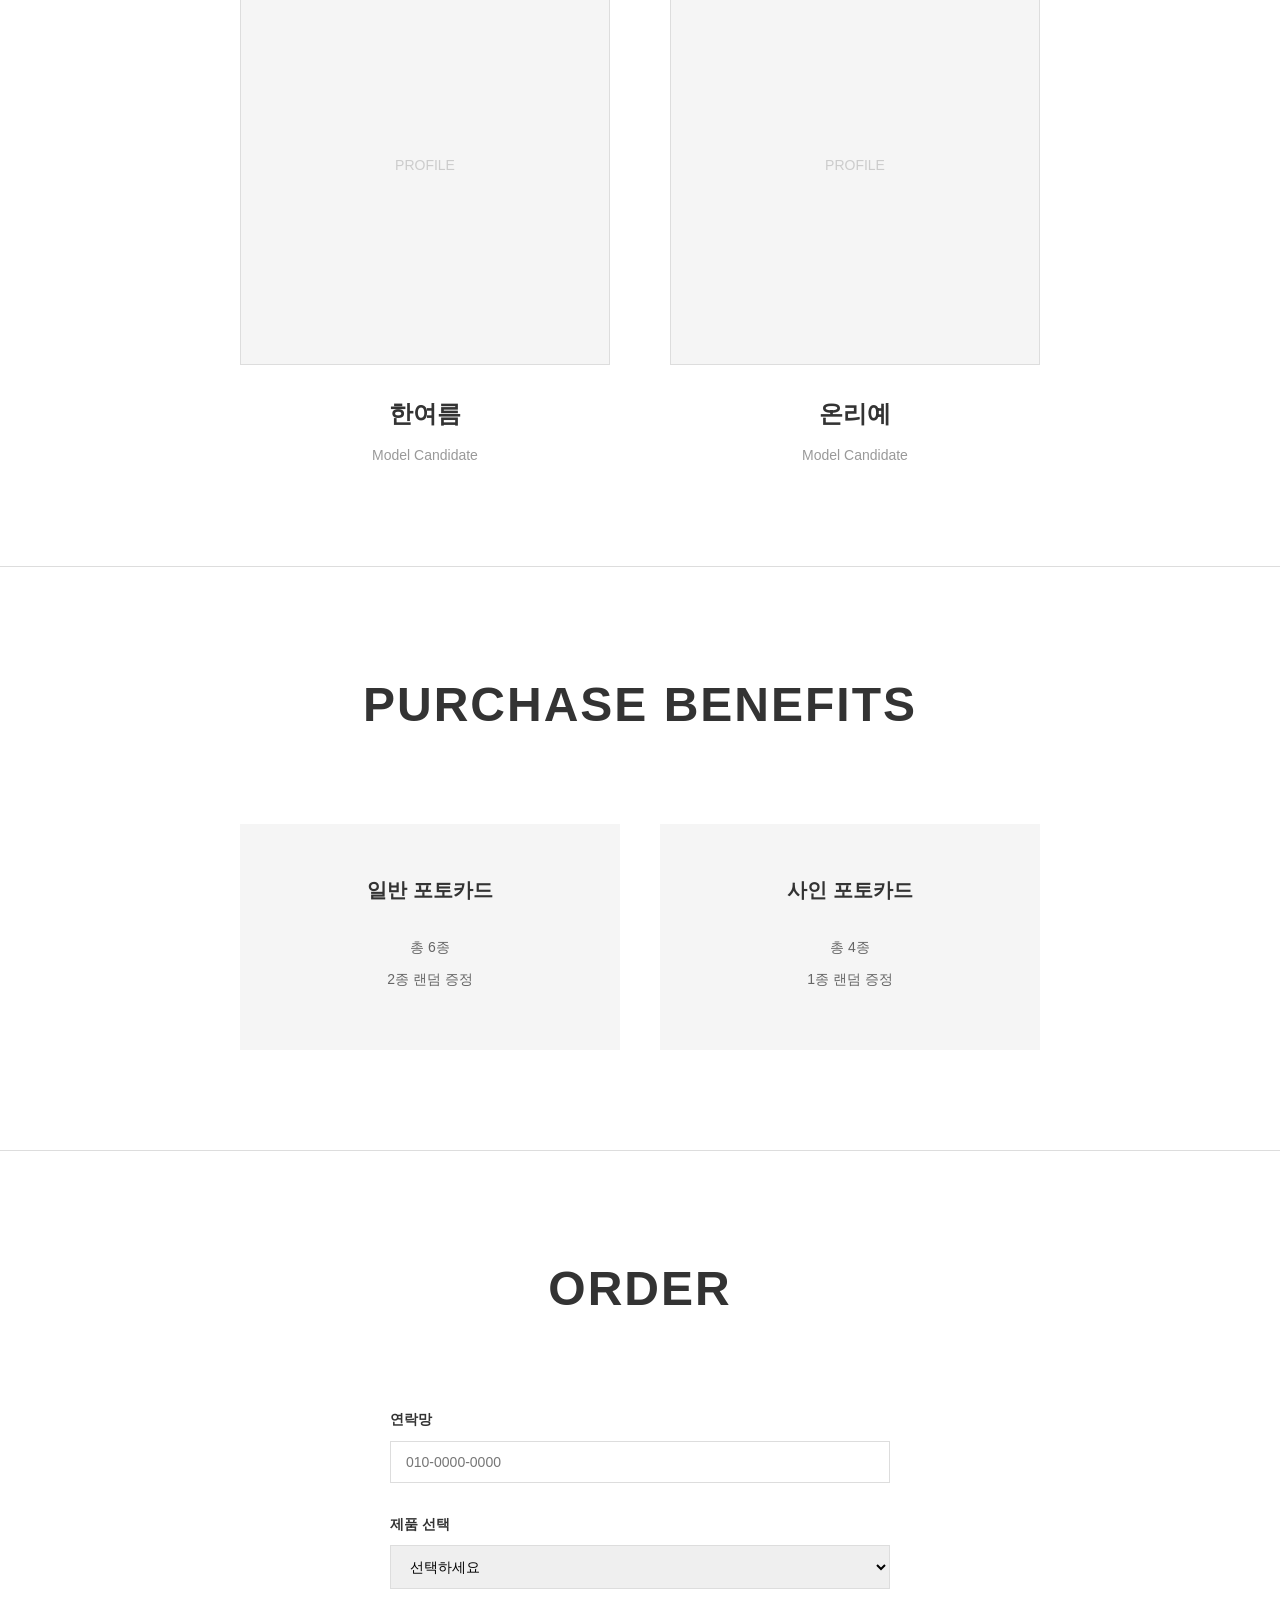
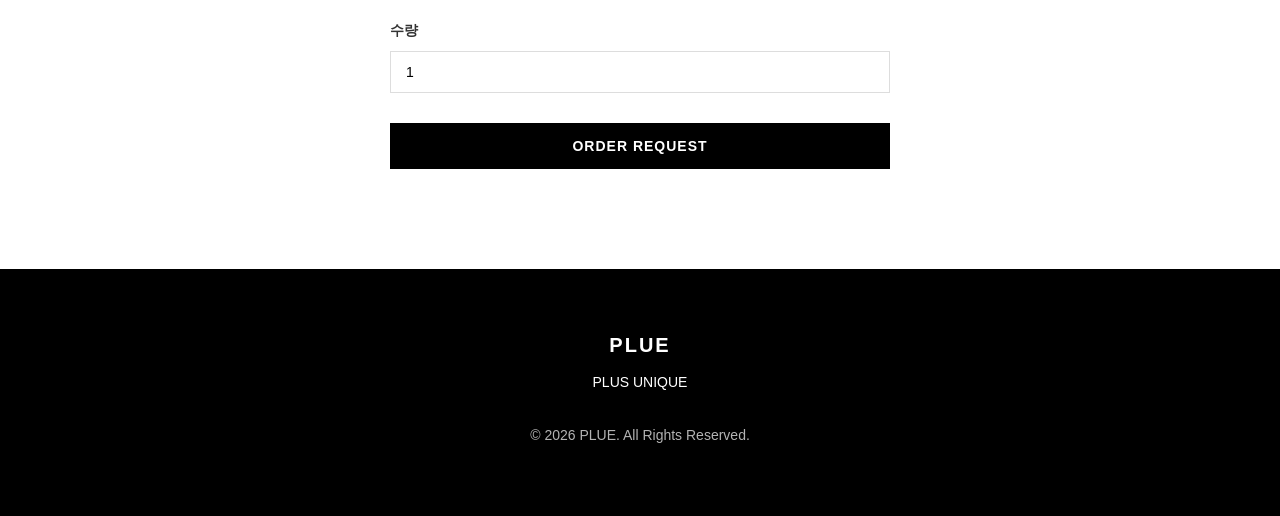
<file: pages/mypage.html>
<!DOCTYPE html>
<html lang="ko">
<head>
    <meta charset="UTF-8">
    <meta name="viewport" content="width=device-width, initial-scale=1.0">
    <title>MY PAGE - PLUE</title>
    <link rel="stylesheet" href="../css/style.css">
    <link rel="stylesheet" href="../css/responsive.css">
    <style>
        .mypage-container {
            max-width: 800px;
            margin: 120px auto 60px;
            padding: 0 20px;
        }
        .mypage-section {
            margin-bottom: 60px;
        }
        .mypage-title {
            font-size: 28px;
            font-weight: 700;
            margin-bottom: 30px;
            padding-bottom: 20px;
            border-bottom: 2px solid #000;
        }
        .info-item {
            display: flex;
            justify-content: space-between;
            padding: 15px 0;
            border-bottom: 1px solid #ddd;
        }
        .info-label {
            font-weight: 600;
            width: 120px;
        }
        .order-item {
            background-color: #f5f5f5;
            padding: 20px;
            margin-bottom: 20px;
            border: 1px solid #ddd;
        }
        .order-header {
            display: flex;
            justify-content: space-between;
            margin-bottom: 10px;
        }
        .order-date {
            font-size: 12px;
            color: #999;
        }
        .no-data {
            text-align: center;
            padding: 40px;
            color: #999;
        }
        .btn-back {
            padding: 10px 30px;
            border: 1px solid #000;
            background-color: transparent;
            cursor: pointer;
            font-weight: 600;
            margin-bottom: 30px;
        }
        .btn-back:hover {
            background-color: #000;
            color: #fff;
        }
    </style>
</head>
<body>
    <header class="header">
        <div class="container">
            <div class="header-content">
                <div class="logo">PLUE</div>
                <div class="auth-buttons">
                    <button class="btn-login" onclick="window.history.back()">돌아가기</button>
                </div>
            </div>
        </div>
    </header>

    <div class="mypage-container">
        <div id="mypageContent">
            <!-- 동적으로 생성됨 -->
        </div>
    </div>

    <footer class="footer">
        <div class="container">
            <div class="footer-content">
                <h3>PLUE</h3>
                <p>PLUS UNIQUE</p>
                <p class="copyright">© 2026 PLUE. All Rights Reserved.</p>
            </div>
        </div>
    </footer>

    <script src="../js/storage.js"></script>
    <script src="../js/auth.js"></script>
    <script>
        document.addEventListener('DOMContentLoaded', () => {
            const currentUser = Storage.getCurrentUser();
            if (!currentUser) {
                alert('로그인이 필요합니다.');
                window.location.href = '../index.html';
                return;
            }

            const content = document.getElementById('mypageContent');
            const orders = Storage.getOrders().filter(o => o.userName === currentUser.name);

            content.innerHTML = `
                <h1 style="font-size: 36px; margin-bottom: 40px;">마이페이지</h1>

                <div class="mypage-section">
                    <h2 class="mypage-title">내 정보</h2>
                    <div class="info-item">
                        <span class="info-label">이름</span>
                        <span>${currentUser.name}</span>
                    </div>
                    <div class="info-item">
                        <span class="info-label">소통망</span>
                        <span>${currentUser.communication || '-'}</span>
                    </div>
                </div>

                <div class="mypage-section">
                    <h2 class="mypage-title">내 주문 내역</h2>
                    ${orders.length > 0 ? `
                        ${orders.map(order => `
                            <div class="order-item">
                                <div class="order-header">
                                    <span><strong>${order.product}</strong> x ${order.quantity}</span>
                                    <span class="order-date">${new Date(order.createdAt).toLocaleDateString('ko-KR')}</span>
                                </div>
                                <div>
                                    <p style="margin-bottom: 5px;">연락처: ${order.phone}</p>
                                    <p style="font-weight: 600; color: #000;">₩${order.totalPrice.toLocaleString()}</p>
                                </div>
                            </div>
                        `).join('')}
                    ` : '<div class="no-data">주문 내역이 없습니다.</div>'}
                </div>
            `;
        });
    </script>
</body>
</html>
</file>
<file: css/style.css>
* {
    margin: 0;
    padding: 0;
    box-sizing: border-box;
}

:root {
    --primary-color: #000;
    --secondary-color: #fff;
    --text-color: #333;
    --light-gray: #f5f5f5;
    --border-color: #ddd;
    --transition: all 0.3s ease;
}

html {
    scroll-behavior: smooth;
}

body {
    font-family: -apple-system, BlinkMacSystemFont, 'Segoe UI', Roboto, 'Helvetica Neue', Arial, sans-serif;
    background-color: var(--secondary-color);
    color: var(--text-color);
    line-height: 1.6;
}

.container {
    max-width: 1200px;
    margin: 0 auto;
    padding: 0 20px;
}

/* Header */
.header {
    position: sticky;
    top: 0;
    background-color: var(--secondary-color);
    border-bottom: 1px solid var(--border-color);
    z-index: 1000;
    box-shadow: 0 2px 10px rgba(0,0,0,0.05);
}

.header-content {
    display: flex;
    justify-content: space-between;
    align-items: center;
    padding: 20px 0;
}

.logo {
    font-size: 24px;
    font-weight: 700;
    letter-spacing: 2px;
    color: var(--primary-color);
}

.nav-menu {
    display: flex;
    gap: 40px;
}

.nav-link {
    text-decoration: none;
    color: var(--text-color);
    font-size: 13px;
    font-weight: 500;
    letter-spacing: 0.5px;
    transition: var(--transition);
    position: relative;
}

.nav-link:hover {
    color: var(--primary-color);
}

.nav-link::after {
    content: '';
    position: absolute;
    bottom: -5px;
    left: 0;
    width: 0;
    height: 1px;
    background-color: var(--primary-color);
    transition: var(--transition);
}

.nav-link:hover::after {
    width: 100%;
}

.auth-buttons {
    display: flex;
    gap: 15px;
}

.btn-login, .btn-signup {
    padding: 8px 16px;
    border: none;
    background-color: transparent;
    color: var(--text-color);
    cursor: pointer;
    font-size: 13px;
    font-weight: 500;
    transition: var(--transition);
}

.btn-login {
    border: 1px solid var(--text-color);
}

.btn-login:hover {
    background-color: var(--primary-color);
    color: var(--secondary-color);
}

.btn-signup {
    background-color: var(--primary-color);
    color: var(--secondary-color);
}

.btn-signup:hover {
    opacity: 0.8;
}

/* Hero Section */
.hero {
    height: 100vh;
    display: flex;
    align-items: center;
    justify-content: center;
    background-color: var(--secondary-color);
    text-align: center;
    padding: 80px 20px 20px;
}

.hero-content {
    animation: fadeInUp 1s ease;
}

.hero-symbol {
    font-size: 80px;
    margin-bottom: 40px;
    animation: fadeIn 1.5s ease;
}

.hero-title {
    font-size: 72px;
    font-weight: 700;
    letter-spacing: 4px;
    margin-bottom: 20px;
}

.hero-subtitle {
    font-size: 24px;
    letter-spacing: 2px;
    margin-bottom: 40px;
    color: #666;
    font-weight: 300;
}

.hero-tagline {
    font-size: 18px;
    letter-spacing: 1px;
    margin-bottom: 60px;
    color: #999;
}

.btn-shop {
    padding: 15px 50px;
    border: 2px solid var(--primary-color);
    background-color: transparent;
    color: var(--primary-color);
    font-size: 14px;
    font-weight: 600;
    letter-spacing: 1px;
    cursor: pointer;
    transition: var(--transition);
}

.btn-shop:hover {
    background-color: var(--primary-color);
    color: var(--secondary-color);
}

/* Sections */
section {
    padding: 100px 0;
    border-top: 1px solid var(--border-color);
}

.section-title {
    font-size: 48px;
    font-weight: 700;
    text-align: center;
    margin-bottom: 80px;
    letter-spacing: 2px;
}

/* About */
.about-content {
    max-width: 600px;
    margin: 0 auto;
    text-align: center;
    font-size: 18px;
    line-height: 1.8;
}

.about-content p {
    margin-bottom: 20px;
    color: #666;
}

/* Products */
.products-grid {
    display: grid;
    grid-template-columns: repeat(3, 1fr);
    gap: 40px;
}

.product-card {
    background-color: var(--light-gray);
    padding: 30px;
    text-align: center;
    transition: var(--transition);
    cursor: pointer;
}

.product-card:hover {
    transform: translateY(-10px);
    box-shadow: 0 10px 30px rgba(0,0,0,0.1);
}

.product-image {
    height: 300px;
    background-color: #fff;
    display: flex;
    align-items: center;
    justify-content: center;
    margin-bottom: 20px;
    border: 1px solid var(--border-color);
}

.product-image .placeholder {
    color: #ccc;
    font-size: 14px;
}

.product-name {
    font-size: 20px;
    font-weight: 600;
    margin-bottom: 10px;
}

.product-description {
    font-size: 14px;
    color: #999;
    margin-bottom: 20px;
}

.btn-details {
    padding: 10px 30px;
    border: 1px solid var(--primary-color);
    background-color: transparent;
    color: var(--primary-color);
    cursor: pointer;
    font-size: 13px;
    font-weight: 600;
    transition: var(--transition);
}

.btn-details:hover {
    background-color: var(--primary-color);
    color: var(--secondary-color);
}

/* Models */
.models-grid {
    display: grid;
    grid-template-columns: repeat(2, 1fr);
    gap: 60px;
    max-width: 800px;
    margin: 0 auto;
}

.model-card {
    text-align: center;
}

.model-image {
    height: 400px;
    background-color: var(--light-gray);
    display: flex;
    align-items: center;
    justify-content: center;
    margin-bottom: 30px;
    border: 1px solid var(--border-color);
}

.model-image .placeholder {
    color: #ccc;
    font-size: 14px;
}

.model-name {
    font-size: 24px;
    font-weight: 600;
    margin-bottom: 10px;
}

.model-title {
    font-size: 14px;
    color: #999;
}

/* Benefits */
.benefits-grid {
    display: grid;
    grid-template-columns: repeat(2, 1fr);
    gap: 40px;
    max-width: 800px;
    margin: 0 auto;
}

.benefit-card {
    background-color: var(--light-gray);
    padding: 50px 30px;
    text-align: center;
}

.benefit-card h3 {
    font-size: 20px;
    font-weight: 600;
    margin-bottom: 30px;
}

.benefit-info {
    font-size: 14px;
    color: #666;
    margin-bottom: 10px;
}

/* Order */
.order-form {
    max-width: 500px;
    margin: 0 auto;
}

.form-group {
    margin-bottom: 30px;
}

.form-group label {
    display: block;
    font-size: 14px;
    font-weight: 600;
    margin-bottom: 10px;
}

.form-group input,
.form-group select {
    width: 100%;
    padding: 12px 15px;
    border: 1px solid var(--border-color);
    font-size: 14px;
    font-family: inherit;
}

.form-group input:focus,
.form-group select:focus {
    outline: none;
    border-color: var(--primary-color);
}

.btn-order {
    width: 100%;
    padding: 15px;
    background-color: var(--primary-color);
    color: var(--secondary-color);
    border: none;
    font-size: 14px;
    font-weight: 600;
    letter-spacing: 1px;
    cursor: pointer;
    transition: var(--transition);
}

.btn-order:hover {
    opacity: 0.8;
}

/* Footer */
.footer {
    background-color: var(--primary-color);
    color: var(--secondary-color);
    padding: 60px 0;
    text-align: center;
}

.footer-content h3 {
    font-size: 20px;
    margin-bottom: 10px;
    letter-spacing: 2px;
}

.footer-content p {
    font-size: 14px;
    margin-bottom: 10px;
}

.copyright {
    margin-top: 30px;
    font-size: 12px;
    opacity: 0.7;
}

/* Modal */
.modal {
    display: none;
    position: fixed;
    z-index: 2000;
    left: 0;
    top: 0;
    width: 100%;
    height: 100%;
    background-color: rgba(0,0,0,0.5);
    animation: fadeIn 0.3s ease;
}

.modal-content {
    background-color: var(--secondary-color);
    margin: 5% auto;
    padding: 40px;
    max-width: 400px;
    border-radius: 2px;
    animation: slideDown 0.3s ease;
}

.close {
    color: #aaa;
    float: right;
    font-size: 28px;
    font-weight: bold;
    cursor: pointer;
    transition: var(--transition);
}

.close:hover {
    color: var(--primary-color);
}

.modal-content h2 {
    margin-bottom: 30px;
    font-size: 24px;
}

.btn-submit {
    width: 100%;
    padding: 12px;
    background-color: var(--primary-color);
    color: var(--secondary-color);
    border: none;
    font-size: 14px;
    font-weight: 600;
    cursor: pointer;
    transition: var(--transition);
}

.btn-submit:hover {
    opacity: 0.8;
}

/* User Menu */
.user-menu {
    position: absolute;
    top: 70px;
    right: 20px;
    background-color: var(--secondary-color);
    border: 1px solid var(--border-color);
    border-radius: 2px;
    z-index: 999;
    min-width: 150px;
}

.user-menu-link {
    display: block;
    width: 100%;
    padding: 12px 20px;
    border: none;
    background-color: transparent;
    color: var(--text-color);
    text-align: left;
    cursor: pointer;
    font-size: 14px;
    text-decoration: none;
    transition: var(--transition);
}

.user-menu-link:hover {
    background-color: var(--light-gray);
}

/* Animations */
@keyframes fadeIn {
    from {
        opacity: 0;
    }
    to {
        opacity: 1;
    }
}

@keyframes fadeInUp {
    from {
        opacity: 0;
        transform: translateY(30px);
    }
    to {
        opacity: 1;
        transform: translateY(0);
    }
}

@keyframes slideDown {
    from {
        transform: translateY(-50px);
        opacity: 0;
    }
    to {
        transform: translateY(0);
        opacity: 1;
    }
}

.fade-in {
    animation: fadeInUp 0.8s ease;
}

/* Alert */
.alert {
    position: fixed;
    top: 50%;
    left: 50%;
    transform: translate(-50%, -50%);
    background-color: var(--secondary-color);
    padding: 40px 60px;
    border: 1px solid var(--border-color);
    text-align: center;
    z-index: 3000;
    animation: slideDown 0.3s ease;
}

.alert h3 {
    margin-bottom: 20px;
    font-size: 20px;
}

.alert-overlay {
    position: fixed;
    top: 0;
    left: 0;
    width: 100%;
    height: 100%;
    background-color: rgba(0,0,0,0.5);
    z-index: 2999;
}
</file>
<file: css/responsive.css>
/* Tablet (768px 이하) */
@media (max-width: 768px) {
    .nav-menu {
        display: none;
    }

    .header-content {
        flex-wrap: wrap;
    }

    .section-title {
        font-size: 36px;
    }

    .hero-title {
        font-size: 48px;
    }

    .hero-subtitle {
        font-size: 18px;
    }

    .products-grid {
        grid-template-columns: repeat(2, 1fr);
        gap: 20px;
    }

    .models-grid,
    .benefits-grid {
        grid-template-columns: 1fr;
    }

    .about-content {
        font-size: 16px;
    }

    section {
        padding: 60px 0;
    }
}

/* Mobile (480px 이하) */
@media (max-width: 480px) {
    .logo {
        font-size: 18px;
    }

    .auth-buttons {
        width: 100%;
        margin-top: 15px;
        gap: 10px;
    }

    .btn-login, .btn-signup {
        flex: 1;
        padding: 10px 12px;
        font-size: 12px;
    }

    .hero {
        height: auto;
        padding: 120px 20px 40px;
    }

    .hero-symbol {
        font-size: 50px;
        margin-bottom: 30px;
    }

    .hero-title {
        font-size: 36px;
        margin-bottom: 15px;
    }

    .hero-subtitle {
        font-size: 16px;
        margin-bottom: 20px;
    }

    .hero-tagline {
        font-size: 14px;
        margin-bottom: 40px;
    }

    .btn-shop {
        padding: 12px 30px;
        font-size: 12px;
    }

    .section-title {
        font-size: 28px;
        margin-bottom: 40px;
    }

    .products-grid {
        grid-template-columns: 1fr;
        gap: 15px;
    }

    .product-image {
        height: 200px;
    }

    .model-image {
        height: 280px;
    }

    .modal-content {
        margin: 20% auto;
        padding: 30px 20px;
    }

    section {
        padding: 40px 0;
    }
}
</file>
